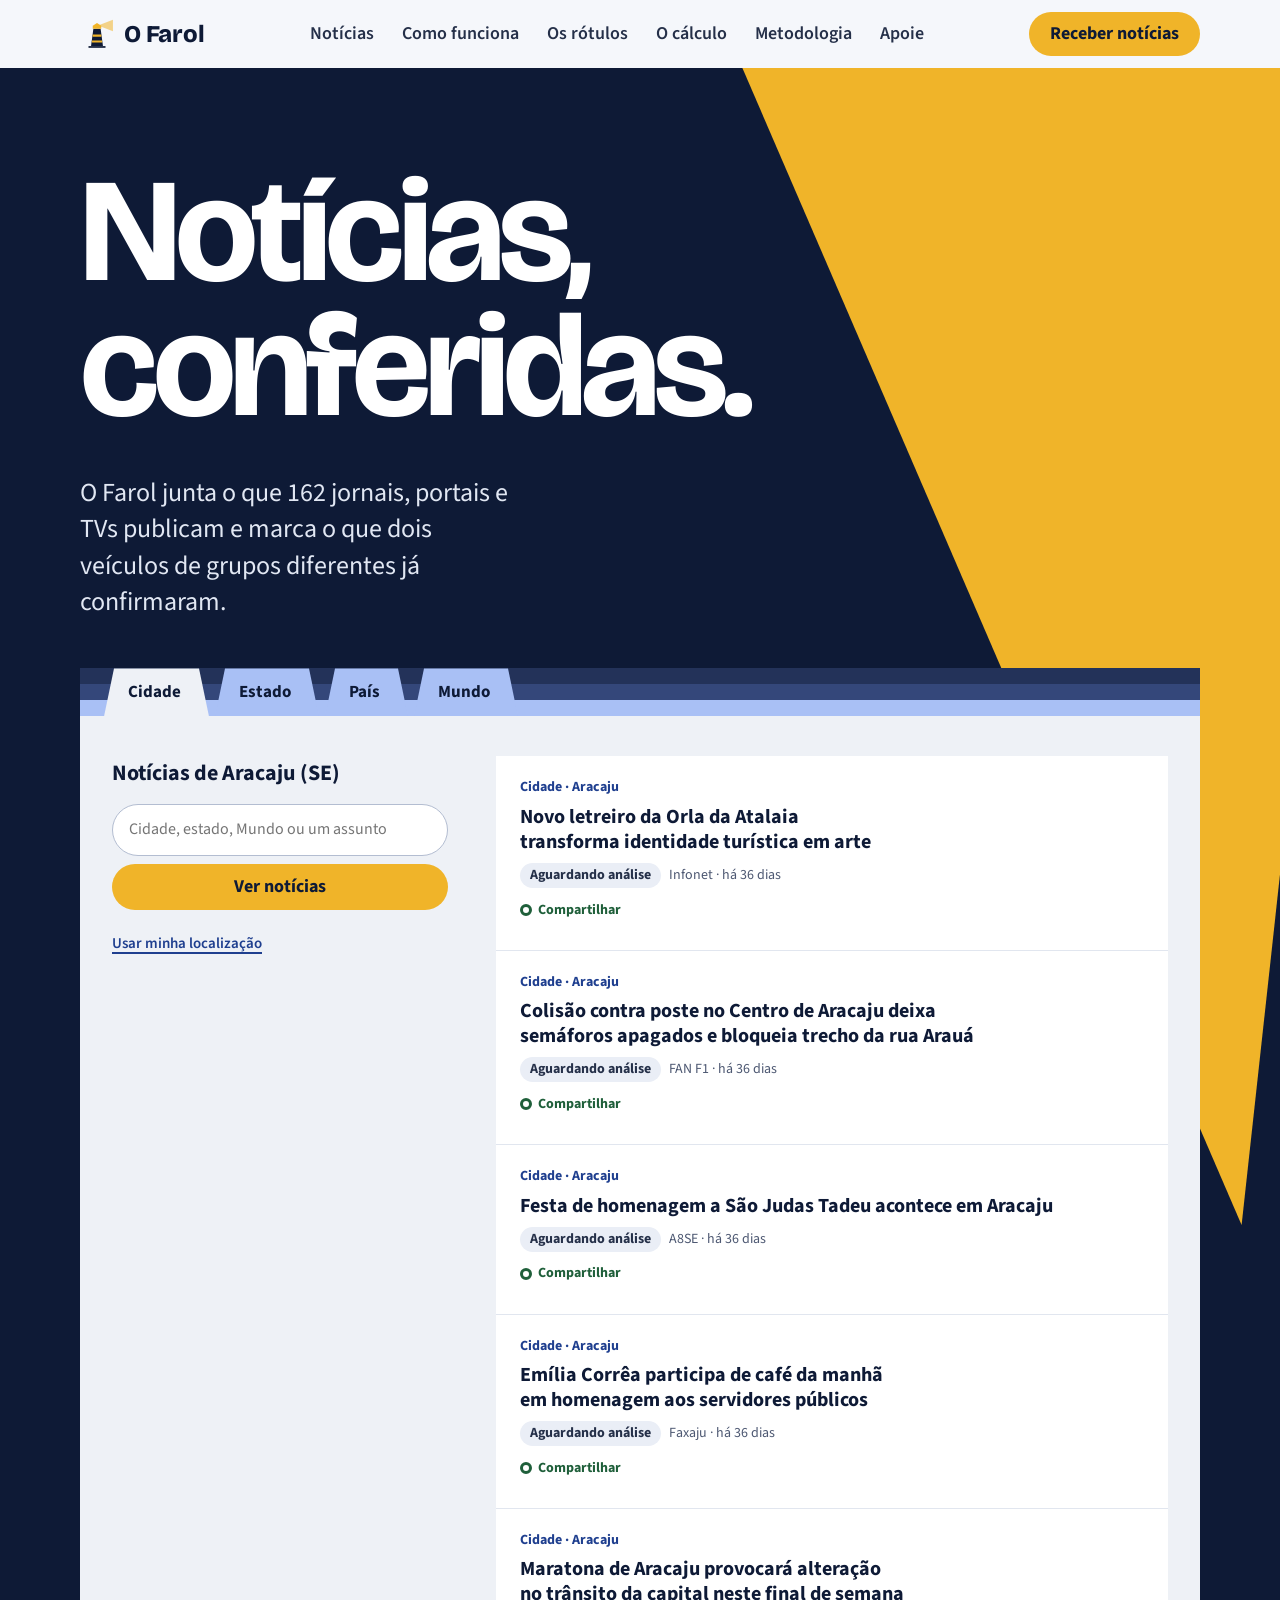
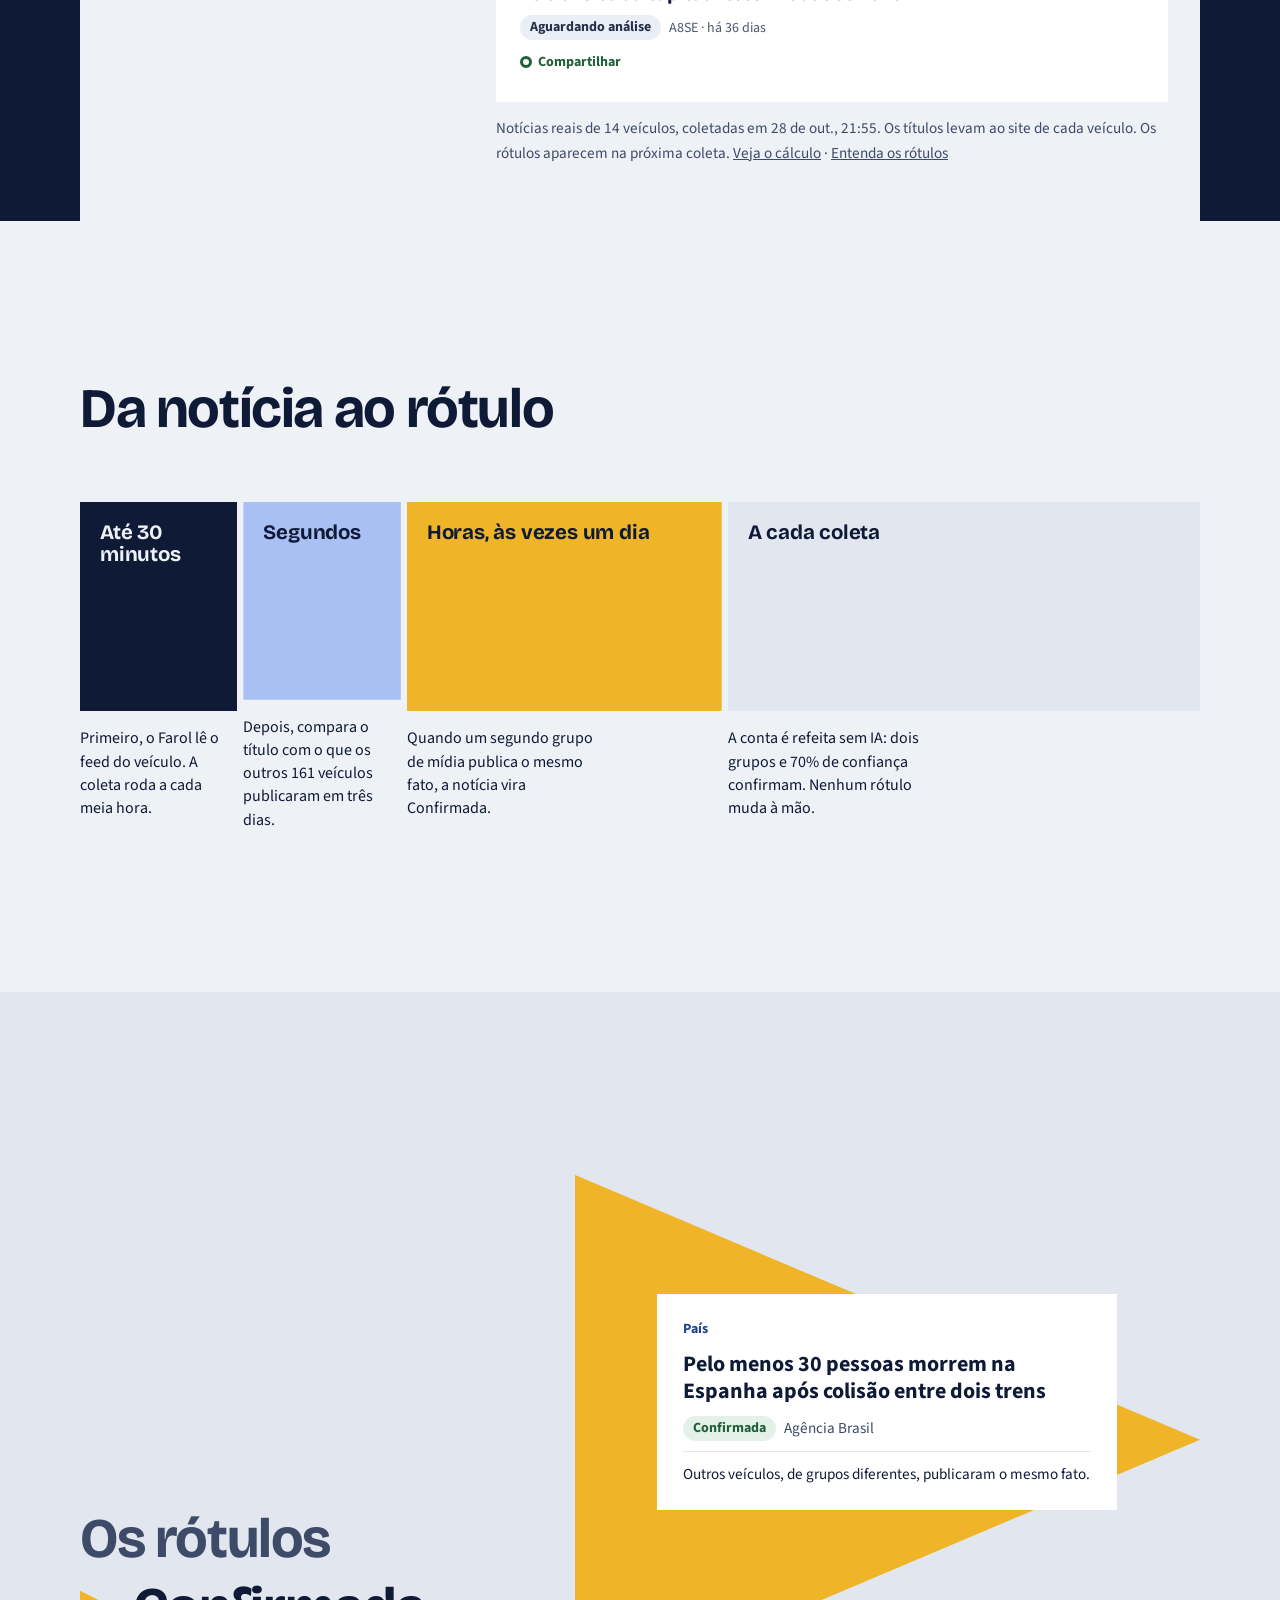
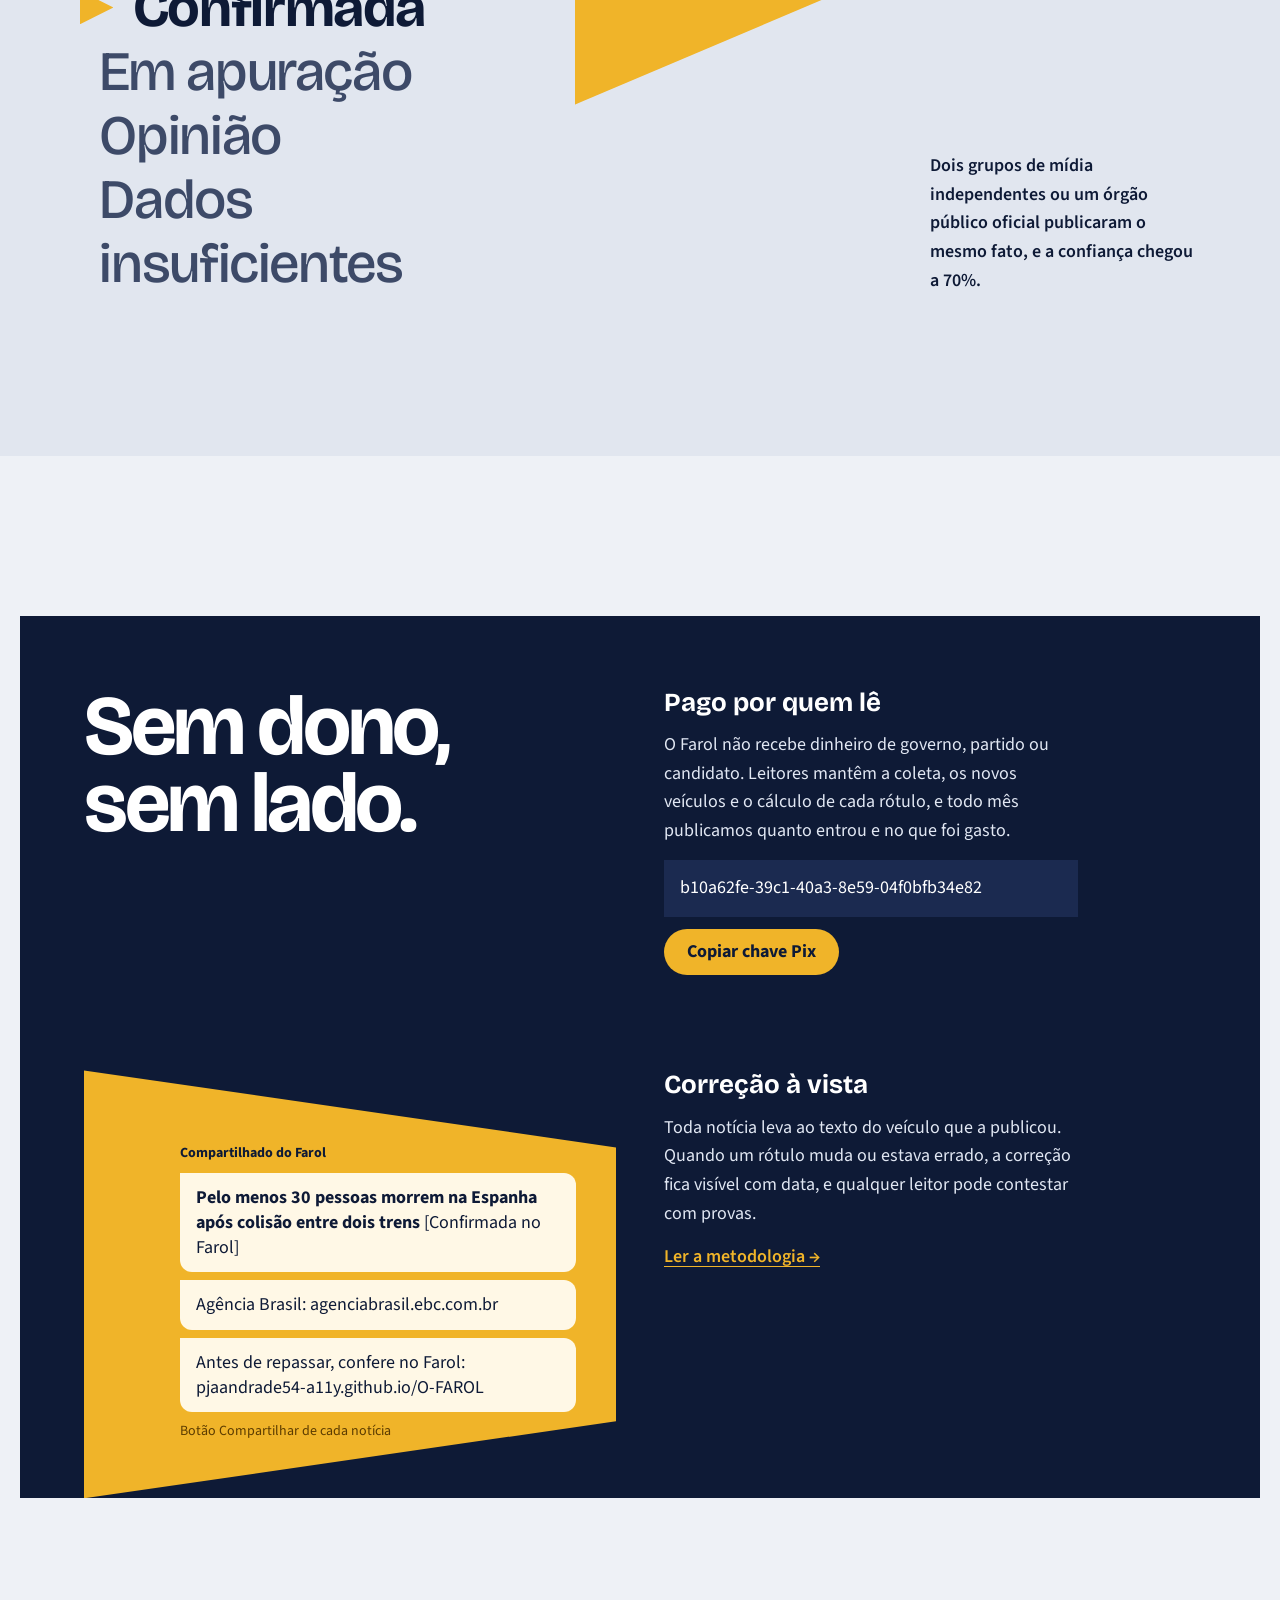
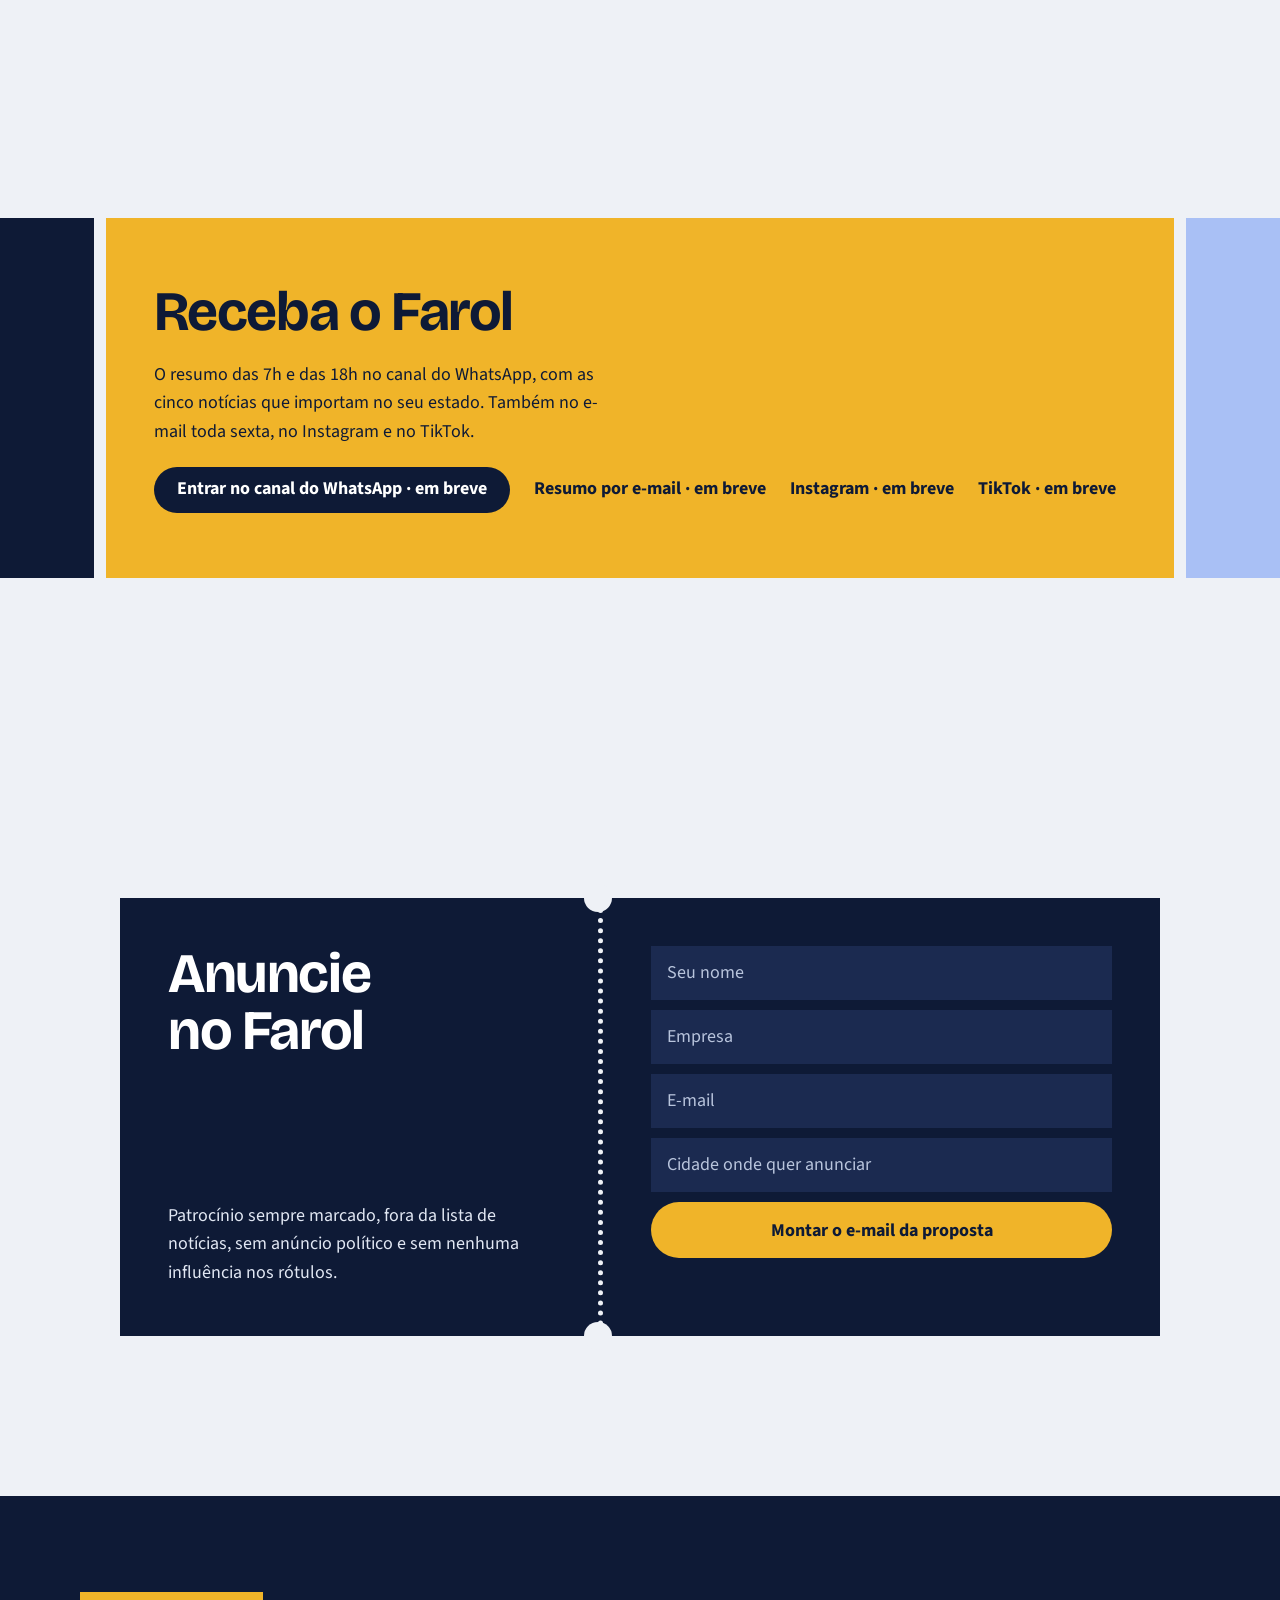
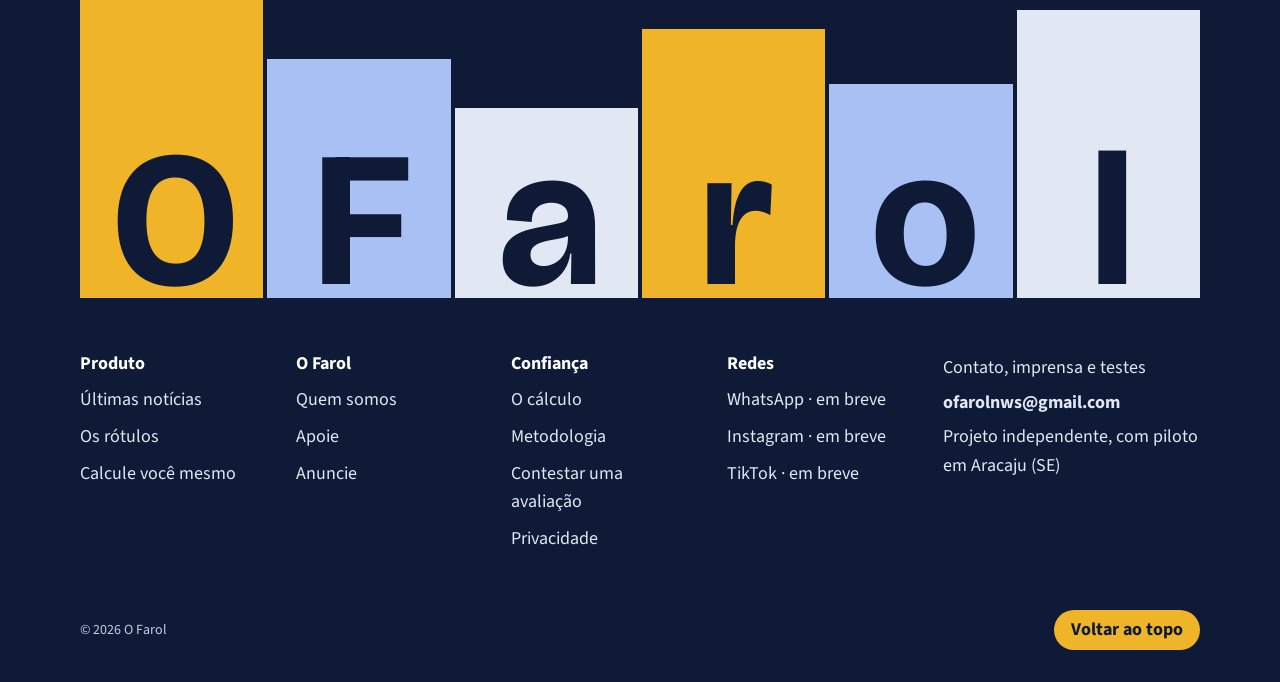
<file: index.html>
<!doctype html>
<html lang="pt-BR">
<head>
  <meta charset="utf-8">
  <meta name="viewport" content="width=device-width, initial-scale=1">
  <title>O Farol: as notícias da sua cidade, com a fonte à vista</title>
  <meta name="description" content="O Farol junta o que 162 jornais, portais e TVs publicam e marca o que dois veículos de grupos diferentes já confirmaram. Notícias da sua cidade, do Brasil e do mundo.">
  <meta property="og:type" content="website">
  <meta property="og:site_name" content="O Farol">
  <meta property="og:locale" content="pt_BR">
  <meta property="og:title" content="O Farol: notícias conferidas">
  <meta property="og:description" content="O Farol junta o que 162 jornais, portais e TVs publicam e marca o que dois veículos de grupos diferentes já confirmaram. Notícias da sua cidade, do Brasil e do mundo.">
  <meta property="og:url" content="https://pjaandrade54-a11y.github.io/O-FAROL/">
  <meta property="og:image" content="https://pjaandrade54-a11y.github.io/O-FAROL/img/compartilhar.png">
  <meta property="og:image:width" content="1200">
  <meta property="og:image:height" content="630">
  <meta property="og:image:alt" content="O Farol: Notícias, conferidas.">
  <meta name="twitter:card" content="summary_large_image">
  <meta name="theme-color" content="#0e1a36">
  <link rel="icon" href="img/favicon.svg" type="image/svg+xml">
  <link rel="preconnect" href="https://fonts.googleapis.com">
  <link rel="preconnect" href="https://fonts.gstatic.com" crossorigin>
  <link href="https://fonts.googleapis.com/css2?family=Bricolage+Grotesque:opsz,wght@12..96,500;12..96,700&family=Source+Sans+3:ital,wght@0,400;0,600;0,700;1,400&display=swap" rel="stylesheet">
  <link rel="stylesheet" href="css/estilos.css">
  <link rel="stylesheet" href="css/inicio.css">
</head>
<body>
  <a class="pular" href="#conteudo">Pular para o conteúdo</a>


  <header class="cabecalho">
    <div class="container cabecalho__linha">
      <a class="marca" href="index.html" aria-label="O Farol, página inicial">
        <svg class="marca__simbolo" viewBox="0 0 32 32" aria-hidden="true"><path class="marca__feixe" d="M17 8 31 2.5v11z"/><path class="marca__torre" d="M12.6 11h6.8l2.2 16.4H10.4z"/><path class="marca__luz" d="M12 11h8V8.3L16 5.6l-4 2.7z"/><path class="marca__listra" d="M11.9 16.4h8.2v2.1h-8.2zM11.2 22h9.6v2.1h-9.6z"/><path class="marca__torre" d="M8 27.4h16V29H8z"/></svg>
        <span class="marca__nome">O Farol</span>
      </a>
      <nav class="nav" aria-label="Principal">
        <button class="nav__alternar" type="button" aria-expanded="false" aria-controls="nav-lista">Menu</button>
        <ul class="nav__lista" id="nav-lista">
          <li><a href="index.html#ultimas">Notícias</a></li>
          <li><a href="index.html#como-funciona">Como funciona</a></li>
          <li><a href="index.html#rotulos">Os rótulos</a></li>
          <li><a href="calculo.html">O cálculo</a></li>
          <li><a href="metodologia.html">Metodologia</a></li>
          <li><a href="index.html#apoie">Apoie</a></li>
        </ul>
      </nav>
      <a class="botao botao--luz cabecalho__acao" href="index.html#receber">Receber notícias</a>
    </div>
  </header>

  <main id="conteudo">
    <!-- Abertura: o feixe do farol e as pastas Cidade / Estado / País / Mundo -->
    <section class="abertura" aria-labelledby="titulo-pagina">
      <div class="abertura__feixe" aria-hidden="true"></div>
      <div class="container abertura__texto">
        <h1 id="titulo-pagina">Notícias, <br>conferidas.</h1>
        <p class="abertura__apoio">O Farol junta o que <span data-contar>162</span> jornais, portais e TVs publicam e marca o que dois veículos de grupos diferentes já confirmaram.</p>
      </div>

      <div class="container pastas">
        <div class="pastas__fundo" aria-hidden="true"><span></span><span></span><span></span></div>
        <div class="pasta" id="ultimas">
          <div class="abas" role="tablist" aria-label="Notícias por lugar">
            <button role="tab" id="aba-cidade" aria-controls="lista-cidade" aria-selected="true">Cidade</button>
            <button role="tab" id="aba-estado" aria-controls="lista-estado" aria-selected="false" tabindex="-1">Estado</button>
            <button role="tab" id="aba-pais" aria-controls="lista-pais" aria-selected="false" tabindex="-1">País</button>
            <button role="tab" id="aba-mundo" aria-controls="lista-mundo" aria-selected="false" tabindex="-1">Mundo</button>
            <button role="tab" id="aba-busca" aria-controls="lista-busca" aria-selected="false" tabindex="-1" hidden>Busca</button>
          </div>
          <div class="pasta__corpo">
            <form class="local" id="form-local" autocomplete="off">
              <label class="local__rotulo" for="campo-local">Notícias de <span data-local>Aracaju (SE)</span></label>
              <div class="local__campo">
                <input id="campo-local" name="local" type="text" list="lista-cidades" placeholder="Cidade, estado, Mundo ou um assunto" autocomplete="off" required>
                <datalist id="lista-cidades"></datalist>
                <button class="botao botao--luz" type="submit">Ver notícias</button>
              </div>
              <button class="link-botao" type="button" id="usar-localizacao">Usar minha localização</button>
              <p class="local__status" id="status-local" role="status" aria-live="polite"></p>
            </form>
            <div class="pasta__listas" data-ui>
              <ul class="painel__lista" role="tabpanel" id="lista-cidade" aria-labelledby="aba-cidade"></ul>
              <ul class="painel__lista" role="tabpanel" id="lista-estado" aria-labelledby="aba-estado" hidden></ul>
              <ul class="painel__lista" role="tabpanel" id="lista-pais" aria-labelledby="aba-pais" hidden></ul>
              <ul class="painel__lista" role="tabpanel" id="lista-mundo" aria-labelledby="aba-mundo" hidden></ul>
              <ul class="painel__lista" role="tabpanel" id="lista-busca" aria-labelledby="aba-busca" hidden></ul>
              <p class="painel__legenda" id="painel-legenda">Carregando notícias… <a href="metodologia.html#rotulos">Entenda os rótulos</a></p>
            </div>
          </div>
        </div>
      </div>
    </section>

    <!-- Da notícia ao rótulo: as etapas como uma barra, cada uma do tamanho do tempo que leva -->
    <section class="secao etapas" id="como-funciona" aria-labelledby="etapas-titulo">
      <div class="container">
        <h2 id="etapas-titulo">Da notícia ao rótulo</h2>
        <ol class="etapas__barra" data-ui>
          <li class="etapa etapa--coleta"><strong>Até 30 minutos</strong><span>Primeiro, o Farol lê o feed do veículo. A coleta roda a cada meia hora.</span></li>
          <li class="etapa etapa--compara"><strong>Segundos</strong><span>Depois, compara o título com o que os outros 161 veículos publicaram em três dias.</span></li>
          <li class="etapa etapa--confirma"><strong>Horas, às vezes um dia</strong><span>Quando um segundo grupo de mídia publica o mesmo fato, a notícia vira Confirmada.</span></li>
          <li class="etapa etapa--conselho"><strong>A cada coleta</strong><span>A conta é refeita sem IA: dois grupos e 70% de confiança confirmam. Nenhum rótulo muda à mão.</span></li>
        </ol>
      </div>
    </section>

    <!-- Os rótulos: cada nome mostra uma notícia real com aquele rótulo, sobre o feixe -->
    <section class="secao rotulos" id="rotulos" aria-labelledby="rotulos-titulo">
      <div class="container rotulos__grade">
        <div class="rotulos__lista">
          <h2 id="rotulos-titulo">Os rótulos</h2>
          <ul role="list">
            <li><button type="button" class="rotulos__nome" data-rotulo="confirmada" aria-pressed="true">Confirmada</button></li>
            <li><button type="button" class="rotulos__nome" data-rotulo="em-apuracao" aria-pressed="false">Em apuração</button></li>
            <li><button type="button" class="rotulos__nome" data-rotulo="opiniao" aria-pressed="false">Opinião</button></li>
            <li><button type="button" class="rotulos__nome" data-rotulo="dados-insuficientes" aria-pressed="false">Dados insuficientes</button></li>
          </ul>
        </div>
        <div class="rotulos__palco" aria-live="polite">
          <div class="rotulos__feixe" aria-hidden="true"></div>
          <article class="exemplo" data-ui>
            <img class="exemplo__foto" id="exemplo-foto" alt="" referrerpolicy="no-referrer" hidden>
            <p class="exemplo__escala" id="exemplo-escala">País</p>
            <p class="exemplo__titulo" id="exemplo-titulo">Pelo menos 30 pessoas morrem na Espanha após colisão entre dois trens</p>
            <p class="exemplo__meta"><span class="rotulo rotulo--confirmada" id="exemplo-rotulo">Confirmada</span> <span id="exemplo-veiculo">Agência Brasil</span></p>
            <p class="exemplo__porque" id="exemplo-porque">Outros veículos, de grupos diferentes, publicaram o mesmo fato.</p>
          </article>
        </div>
        <p class="rotulos__regra" id="rotulos-regra">Dois veículos de grupos diferentes do original publicaram o mesmo fato.</p>
      </div>
    </section>

    <!-- Sem dono e sem lado: quem paga e como se corrige -->
    <section class="secao independencia" id="apoie" aria-labelledby="independencia-titulo">
      <div class="independencia__painel">
        <h2 id="independencia-titulo">Sem dono, <br>sem lado.</h2>
          <div class="bloco bloco--pago">
            <h3>Pago por quem lê</h3>
            <p>O Farol não recebe dinheiro de governo, partido ou candidato. Leitores mantêm a coleta, os novos veículos e o cálculo de cada rótulo, e todo mês publicamos quanto entrou e no que foi gasto.</p>
            <div class="pix" data-pix>
              <p class="pix__chave" id="pix-chave">A chave Pix do projeto será publicada aqui em breve.</p>
              <button class="botao botao--luz" type="button" id="copiar-pix" hidden>Copiar chave Pix</button>
              <p class="pix__status" id="pix-status" role="status" aria-live="polite"></p>
            </div>
          </div>
        <figure class="mensagem" data-ui>
            <p class="mensagem__app">Compartilhado do Farol</p>
            <p class="mensagem__texto"><strong>Pelo menos 30 pessoas morrem na Espanha após colisão entre dois trens</strong> [Confirmada no Farol]</p>
            <p class="mensagem__texto">Agência Brasil: agenciabrasil.ebc.com.br</p>
            <p class="mensagem__texto">Antes de repassar, confere no Farol: pjaandrade54-a11y.github.io/O-FAROL</p>
            <figcaption class="mensagem__hora">Botão Compartilhar de cada notícia</figcaption>
          </figure>
          <div class="bloco bloco--correcao">
            <h3>Correção à vista</h3>
            <p>Toda notícia leva ao texto do veículo que a publicou. Quando um rótulo muda ou estava errado, a correção fica visível com data, e qualquer leitor pode contestar com provas.</p>
            <p><a class="link-seta" href="metodologia.html">Ler a metodologia</a></p>
          </div>
      </div>
    </section>

    <!-- Receba o Farol: a ação, como uma linha de blocos -->
    <section class="secao receber" id="receber" aria-labelledby="receber-titulo">
      <div class="receber__linha">
        <div class="receber__lado" aria-hidden="true"></div>
        <div class="receber__centro">
          <h2 id="receber-titulo">Receba o Farol</h2>
          <p>O resumo das 7h e das 18h no canal do WhatsApp, com as cinco notícias que importam no seu estado. Também no e-mail toda sexta, no Instagram e no TikTok.</p>
          <div class="receber__acoes">
            <a class="botao botao--noite" data-canal="whatsappCanal" href="#receber">Entrar no canal do WhatsApp</a>
            <a class="receber__link" data-canal="resumoEmail" href="#receber">Resumo por e-mail</a>
            <a class="receber__link" data-canal="instagram" href="#receber">Instagram</a>
            <a class="receber__link" data-canal="tiktok" href="#receber">TikTok</a>
          </div>
        </div>
        <div class="receber__lado receber__lado--claro" aria-hidden="true"></div>
      </div>
    </section>

    <!-- Anuncie: cupom de recortar -->
    <section class="secao anuncie" id="anuncie" aria-labelledby="anuncie-titulo">
      <div class="container">
        <form class="cupom" id="form-anuncie">
          <div class="cupom__texto">
            <h2 id="anuncie-titulo">Anuncie <br>no Farol</h2>
            <p>Patrocínio sempre marcado, fora da lista de notícias, sem anúncio político e sem nenhuma influência nos rótulos.</p>
          </div>
          <div class="cupom__campos">
            <label class="oculto" for="anuncio-nome">Seu nome</label>
            <input id="anuncio-nome" name="nome" type="text" placeholder="Seu nome" autocomplete="name" required>
            <label class="oculto" for="anuncio-empresa">Empresa</label>
            <input id="anuncio-empresa" name="empresa" type="text" placeholder="Empresa" autocomplete="organization" required>
            <label class="oculto" for="anuncio-email">E-mail</label>
            <input id="anuncio-email" name="email" type="email" placeholder="E-mail" autocomplete="email" required>
            <label class="oculto" for="anuncio-cidade">Cidade onde quer anunciar</label>
            <input id="anuncio-cidade" name="cidade" type="text" placeholder="Cidade onde quer anunciar" required>
            <button class="cupom__enviar" type="submit">Montar o e-mail da proposta</button>
            <p class="cupom__status" id="anuncio-status" role="status" aria-live="polite"></p>
          </div>
        </form>
      </div>
    </section>
  </main>

  <footer class="rodape">
    <div class="container">
      <p class="rodape__marca" aria-label="O Farol"><span class="bloco-letra bloco-letra--0">O</span><span class="bloco-letra bloco-letra--1">F</span><span class="bloco-letra bloco-letra--2">a</span><span class="bloco-letra bloco-letra--3">r</span><span class="bloco-letra bloco-letra--4">o</span><span class="bloco-letra bloco-letra--5">l</span></p>
      <div class="rodape__grade">
        <nav aria-label="Produto">
          <h2>Produto</h2>
          <ul><li><a href="index.html#ultimas">Últimas notícias</a></li><li><a href="index.html#rotulos">Os rótulos</a></li><li><a href="calculo.html#calcule">Calcule você mesmo</a></li></ul>
        </nav>
        <nav aria-label="O Farol">
          <h2>O Farol</h2>
          <ul><li><a href="quem-somos.html">Quem somos</a></li><li><a href="index.html#apoie">Apoie</a></li><li><a href="index.html#anuncie">Anuncie</a></li></ul>
        </nav>
        <nav aria-label="Confiança">
          <h2>Confiança</h2>
          <ul><li><a href="calculo.html">O cálculo</a></li><li><a href="metodologia.html">Metodologia</a></li><li><a href="contestar.html">Contestar uma avaliação</a></li><li><a href="privacidade.html">Privacidade</a></li></ul>
        </nav>
        <nav aria-label="Redes">
          <h2>Redes</h2>
          <ul><li><a data-canal="whatsappCanal" href="index.html#receber">WhatsApp</a></li><li><a data-canal="instagram" href="index.html#receber">Instagram</a></li><li><a data-canal="tiktok" href="index.html#receber">TikTok</a></li></ul>
        </nav>
        <div class="rodape__contato">
          <p>Contato, imprensa e testes</p>
          <p><strong>ofarolnws@gmail.com</strong></p>
          <p>Projeto independente, com piloto em Aracaju (SE)</p>
        </div>
      </div>
      <div class="rodape__base">
        <span>© <span id="ano"></span> O Farol</span>
        <a class="botao botao--pequeno" href="#conteudo">Voltar ao topo</a>
      </div>
    </div>
  </footer>

  <script src="js/site.js"></script>
  <script src="js/main.js"></script>
  <script src="js/painel/config.js"></script>
  <script src="js/painel/metodologia.js"></script>
  <script src="js/painel/agentes.js"></script>
  <script src="js/painel/casos.js"></script>
  <script src="js/noticias.js"></script>
  <script src="js/inicio.js"></script>
</body>
</html>
</file>
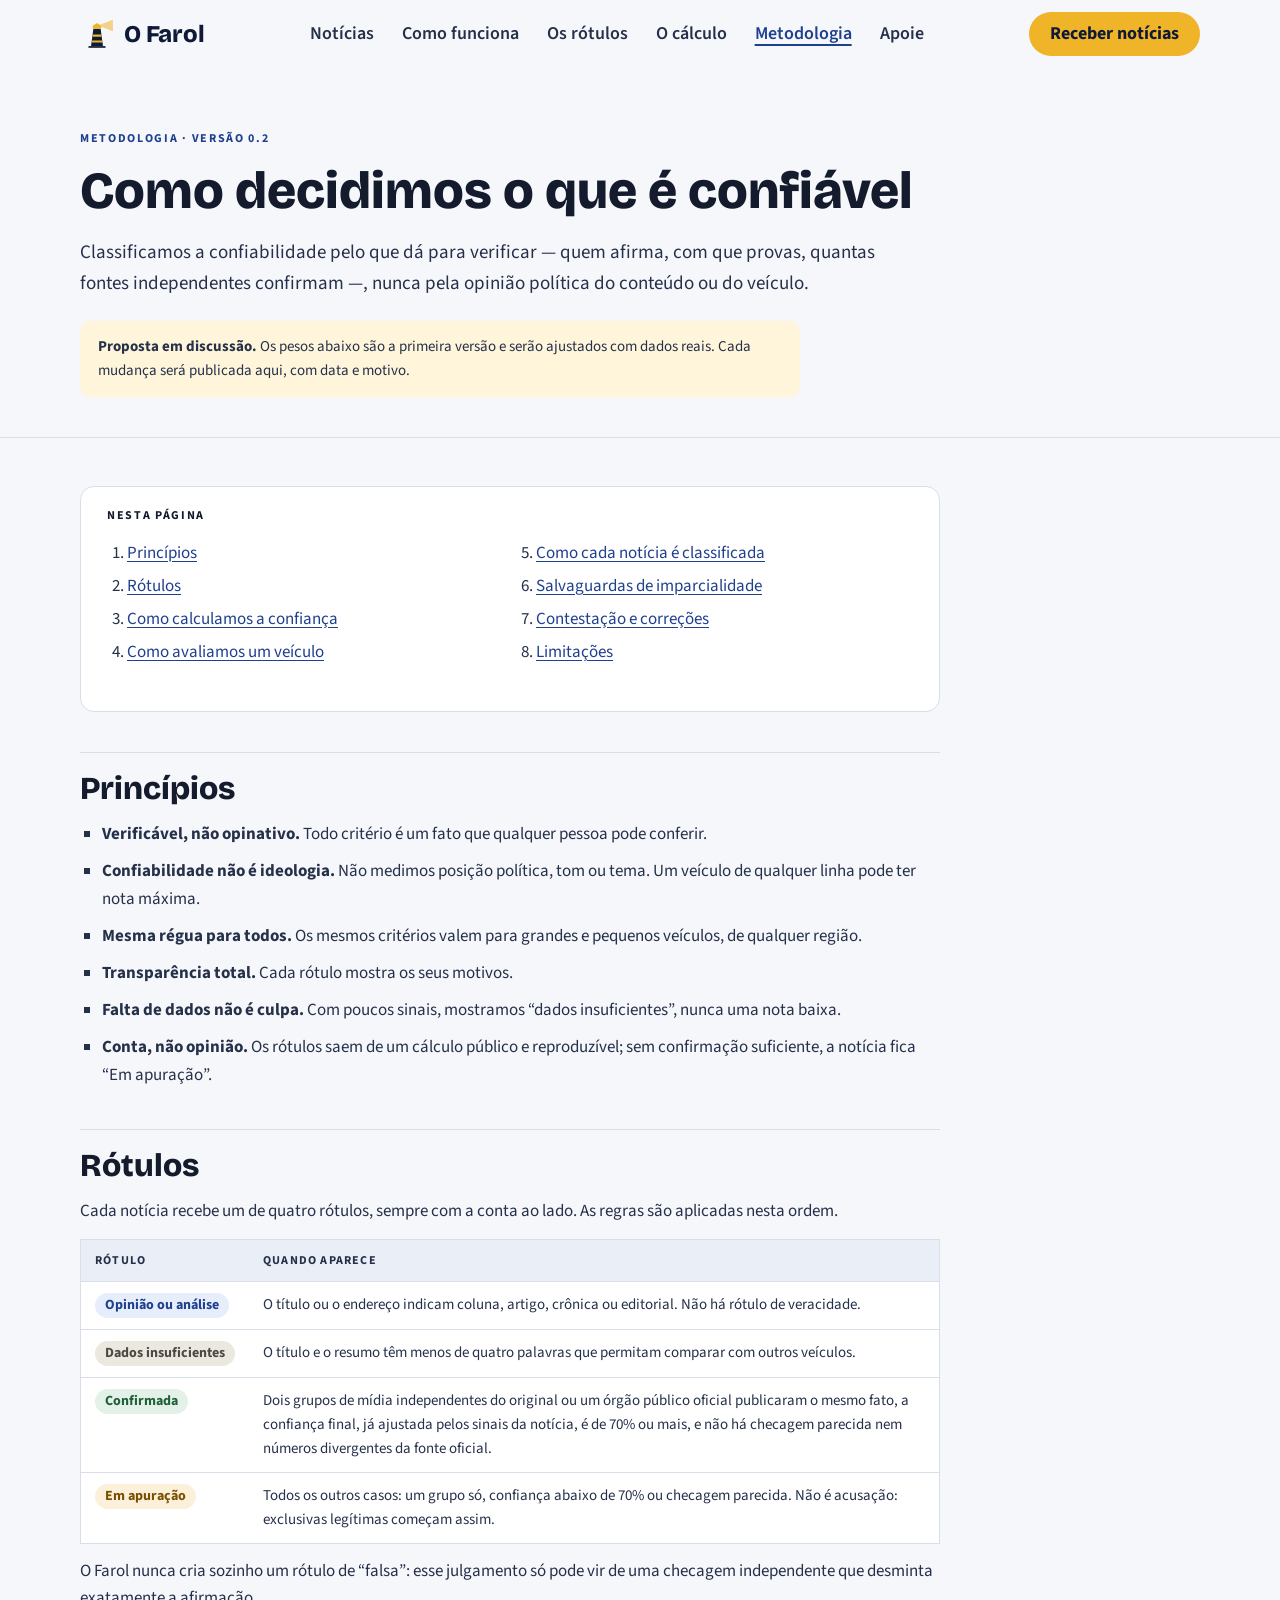
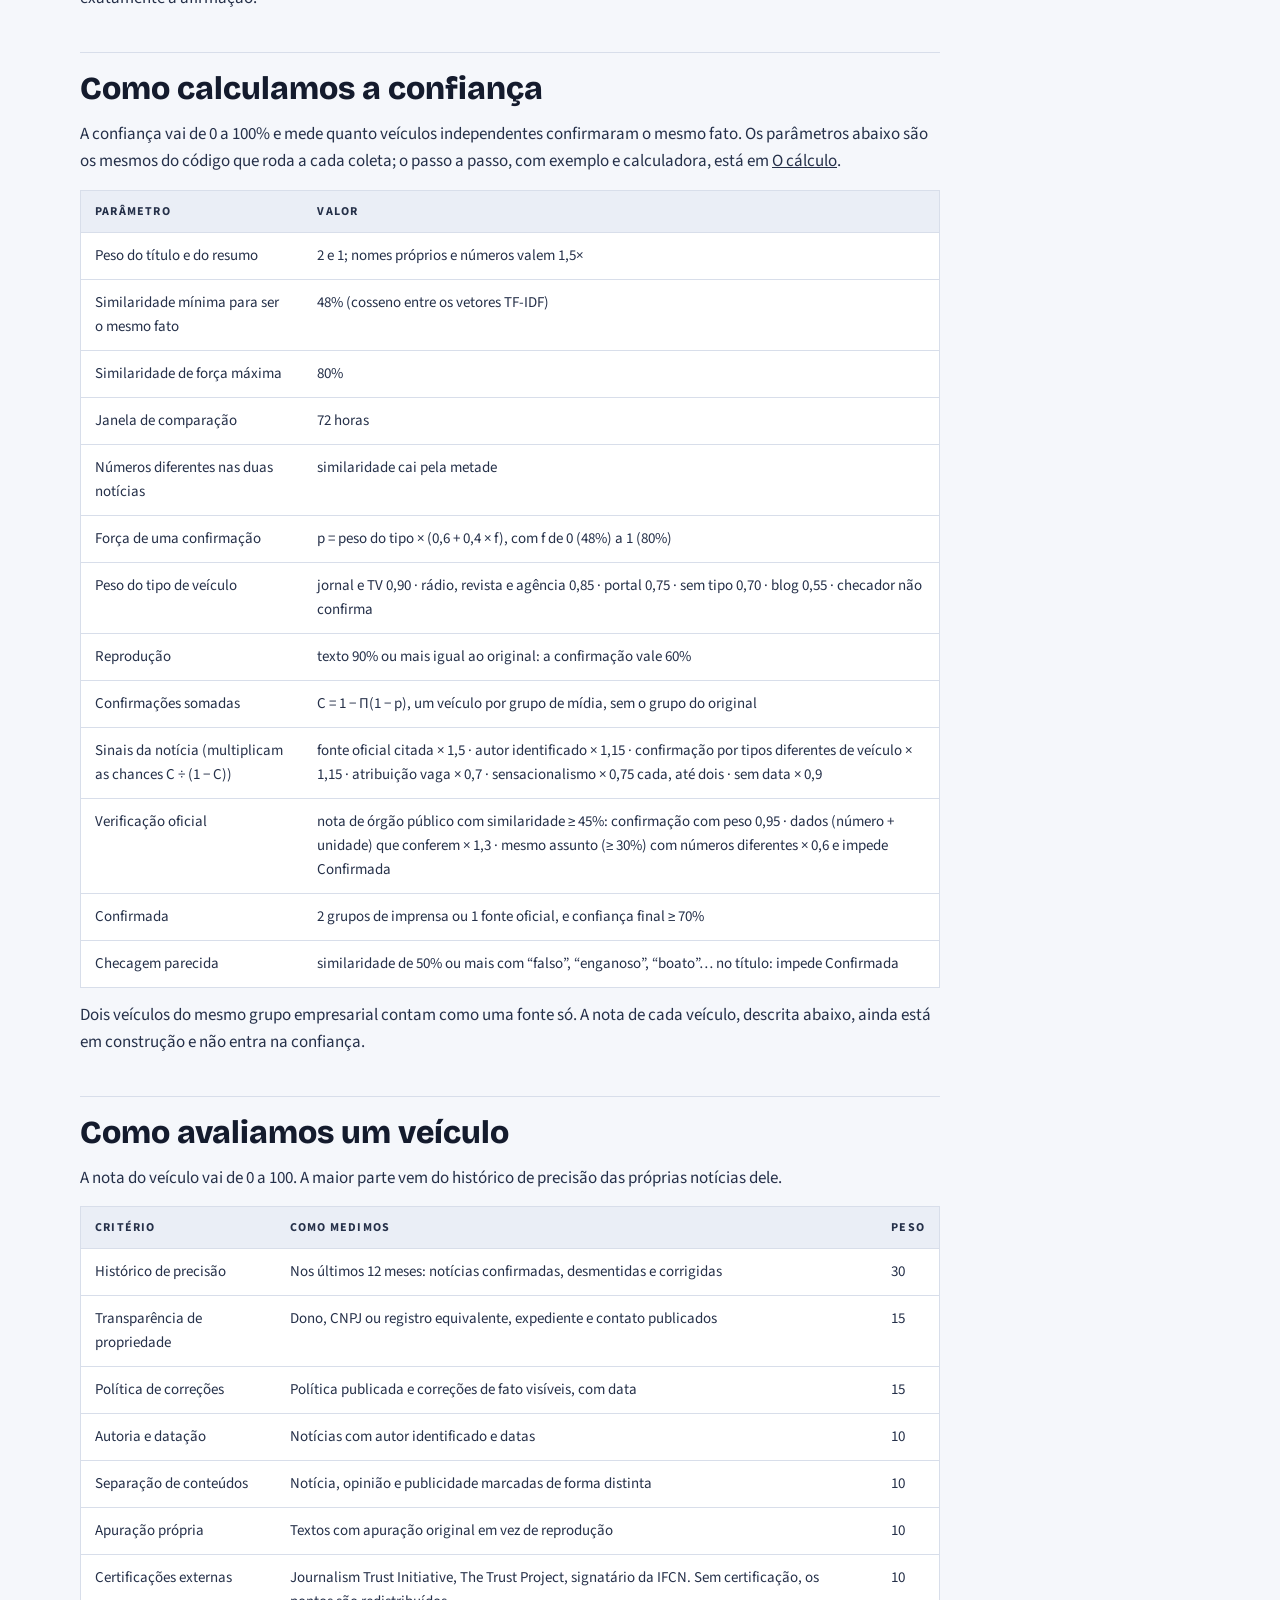
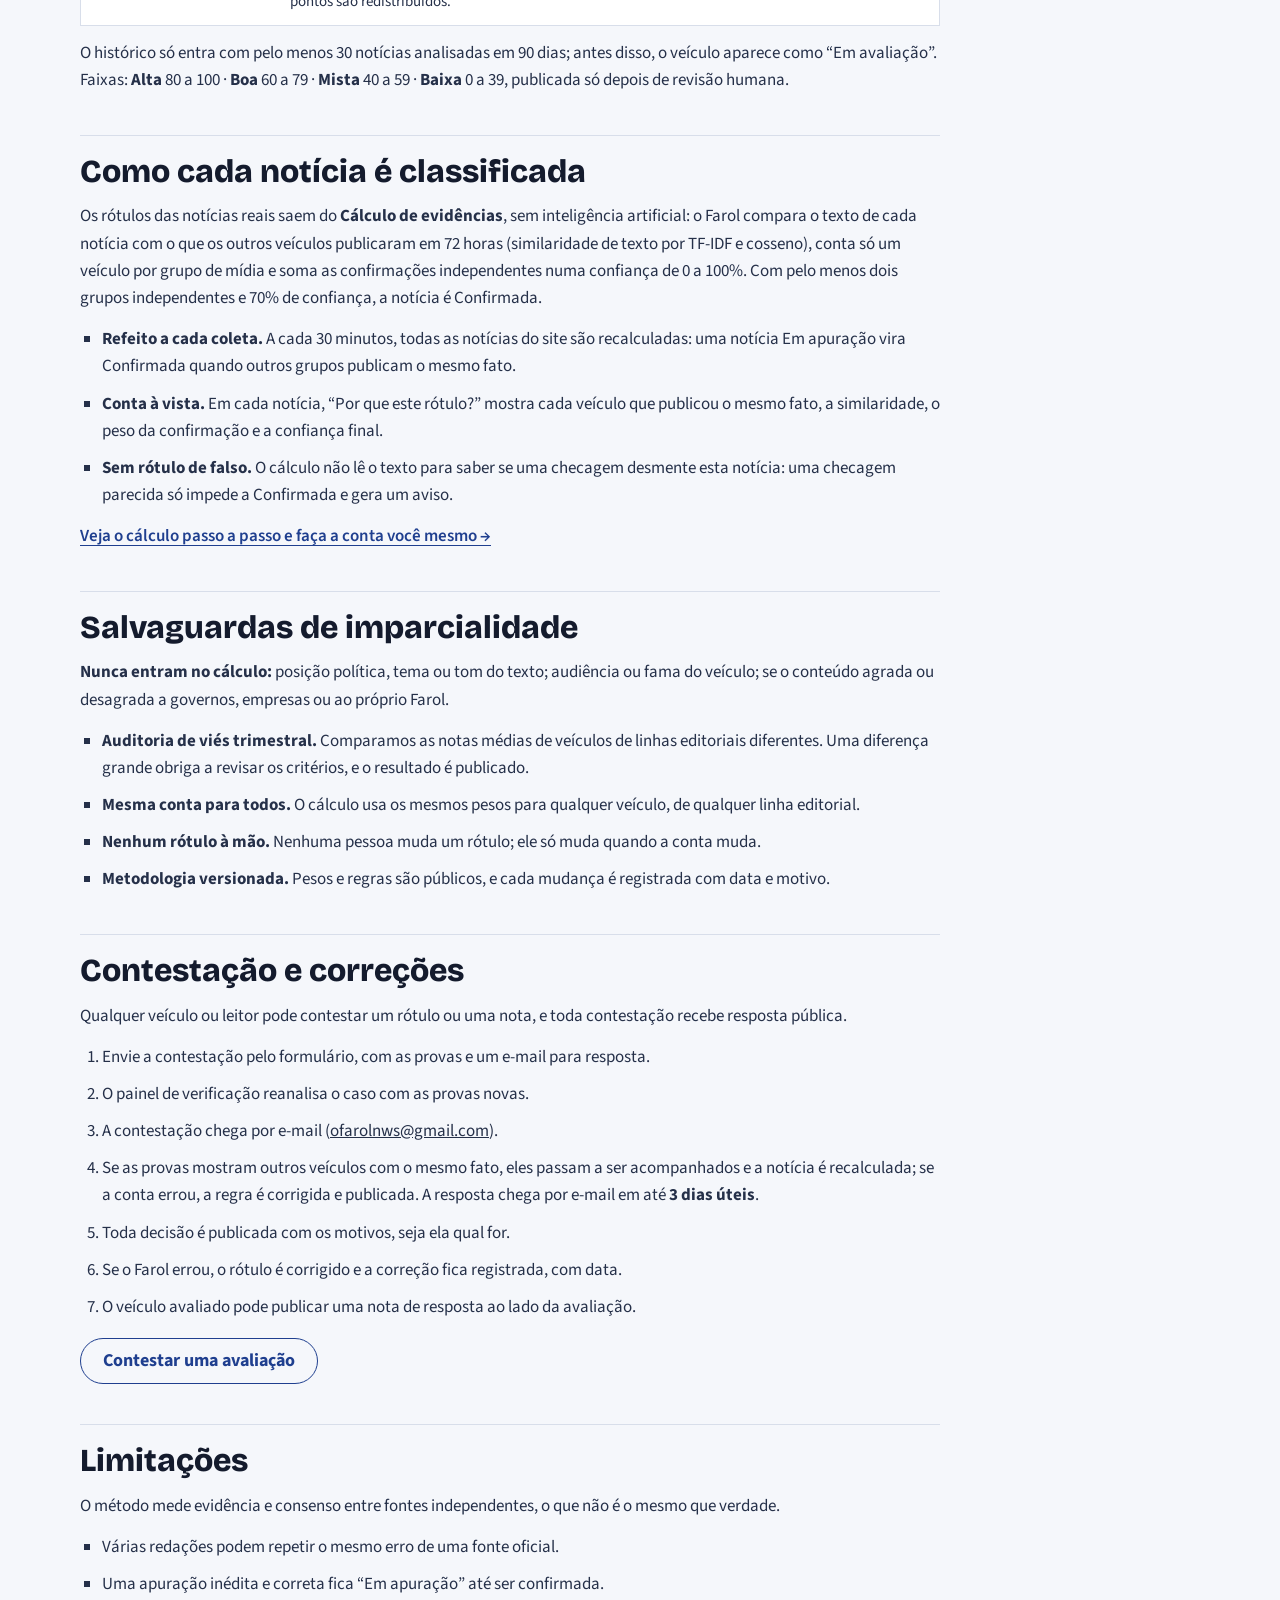
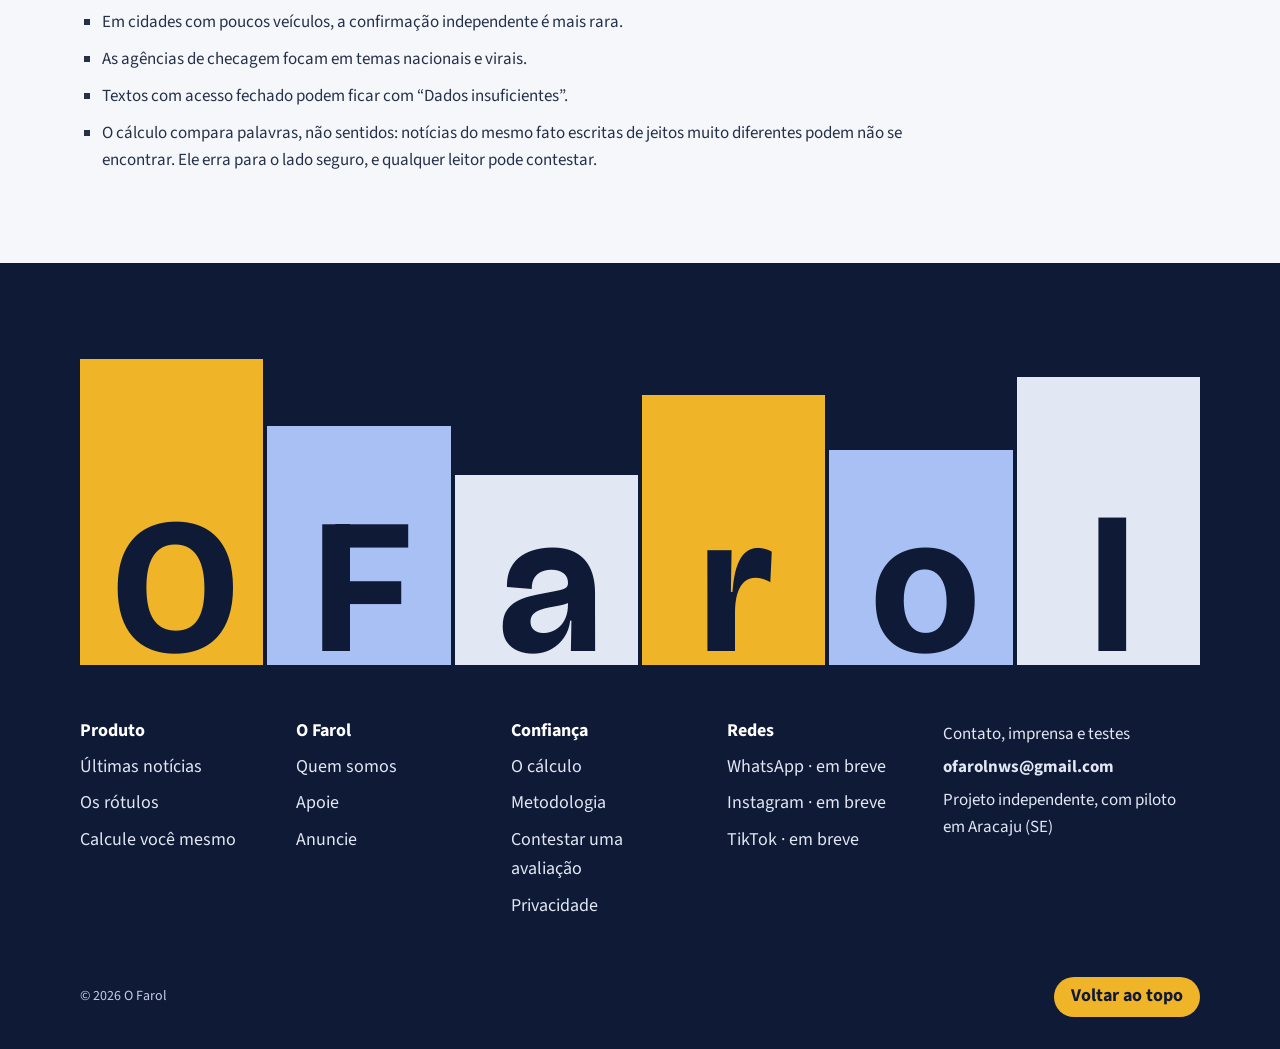
<file: metodologia.html>
<!doctype html>
<html lang="pt-BR">
<head>
  <meta charset="utf-8">
  <meta name="viewport" content="width=device-width, initial-scale=1">
  <title>Metodologia — O Farol</title>
  <meta name="description" content="Como o Farol classifica a confiabilidade de notícias e veículos: critérios, pesos, rótulos e o Cálculo de evidências que decide cada rótulo, sem IA.">
  <meta property="og:type" content="website">
  <meta property="og:site_name" content="O Farol">
  <meta property="og:locale" content="pt_BR">
  <meta property="og:title" content="Metodologia — O Farol">
  <meta property="og:description" content="Como o Farol classifica a confiabilidade de notícias e veículos: critérios, pesos, rótulos e o Cálculo de evidências que decide cada rótulo, sem IA.">
  <meta property="og:url" content="https://pjaandrade54-a11y.github.io/O-FAROL/metodologia.html">
  <meta property="og:image" content="https://pjaandrade54-a11y.github.io/O-FAROL/img/compartilhar.png">
  <meta property="og:image:width" content="1200">
  <meta property="og:image:height" content="630">
  <meta property="og:image:alt" content="O Farol: Notícias, conferidas.">
  <meta name="twitter:card" content="summary_large_image">
  <meta name="theme-color" content="#0e1a36">
  <link rel="icon" href="img/favicon.svg" type="image/svg+xml">
  <link rel="preconnect" href="https://fonts.googleapis.com">
  <link rel="preconnect" href="https://fonts.gstatic.com" crossorigin>
  <link href="https://fonts.googleapis.com/css2?family=Bricolage+Grotesque:opsz,wght@12..96,500;12..96,700&family=Source+Sans+3:ital,wght@0,400;0,600;0,700;1,400&display=swap" rel="stylesheet">
  <link rel="stylesheet" href="css/estilos.css">
</head>
<body>
  <a class="pular" href="#conteudo">Pular para o conteúdo</a>


  <header class="cabecalho">
    <div class="container cabecalho__linha">
      <a class="marca" href="index.html" aria-label="O Farol, página inicial">
        <svg class="marca__simbolo" viewBox="0 0 32 32" aria-hidden="true"><path class="marca__feixe" d="M17 8 31 2.5v11z"/><path class="marca__torre" d="M12.6 11h6.8l2.2 16.4H10.4z"/><path class="marca__luz" d="M12 11h8V8.3L16 5.6l-4 2.7z"/><path class="marca__listra" d="M11.9 16.4h8.2v2.1h-8.2zM11.2 22h9.6v2.1h-9.6z"/><path class="marca__torre" d="M8 27.4h16V29H8z"/></svg>
        <span class="marca__nome">O Farol</span>
      </a>
      <nav class="nav" aria-label="Principal">
        <button class="nav__alternar" type="button" aria-expanded="false" aria-controls="nav-lista">Menu</button>
        <ul class="nav__lista" id="nav-lista">
          <li><a href="index.html#ultimas">Notícias</a></li>
          <li><a href="index.html#como-funciona">Como funciona</a></li>
          <li><a href="index.html#rotulos">Os rótulos</a></li>
          <li><a href="calculo.html">O cálculo</a></li>
          <li><a href="metodologia.html" aria-current="page">Metodologia</a></li>
          <li><a href="index.html#apoie">Apoie</a></li>
        </ul>
      </nav>
      <a class="botao botao--luz cabecalho__acao" href="index.html#receber">Receber notícias</a>
    </div>
  </header>

  <main id="conteudo">
    <section class="pagina-topo">
      <div class="container">
        <p class="sobretitulo">Metodologia · versão 0.2</p>
        <h1>Como decidimos o que é confiável</h1>
        <p class="pagina-topo__intro">Classificamos a confiabilidade pelo que dá para verificar — quem afirma, com que provas, quantas fontes independentes confirmam —, nunca pela opinião política do conteúdo ou do veículo.</p>
        <p class="aviso"><strong>Proposta em discussão.</strong> Os pesos abaixo são a primeira versão e serão ajustados com dados reais. Cada mudança será publicada aqui, com data e motivo.</p>
      </div>
    </section>

    <div class="container texto-longo">
      <nav class="sumario" aria-label="Nesta página">
        <h2>Nesta página</h2>
        <ol>
          <li><a href="#principios">Princípios</a></li>
          <li><a href="#rotulos">Rótulos</a></li>
          <li><a href="#sinais">Como calculamos a confiança</a></li>
          <li><a href="#veiculos">Como avaliamos um veículo</a></li>
          <li><a href="#painel">Como cada notícia é classificada</a></li>
          <li><a href="#imparcialidade">Salvaguardas de imparcialidade</a></li>
          <li><a href="#contestacao">Contestação e correções</a></li>
          <li><a href="#limitacoes">Limitações</a></li>
        </ol>
      </nav>

      <section id="principios">
        <h2>Princípios</h2>
        <ul class="lista-marcada">
          <li><strong>Verificável, não opinativo.</strong> Todo critério é um fato que qualquer pessoa pode conferir.</li>
          <li><strong>Confiabilidade não é ideologia.</strong> Não medimos posição política, tom ou tema. Um veículo de qualquer linha pode ter nota máxima.</li>
          <li><strong>Mesma régua para todos.</strong> Os mesmos critérios valem para grandes e pequenos veículos, de qualquer região.</li>
          <li><strong>Transparência total.</strong> Cada rótulo mostra os seus motivos.</li>
          <li><strong>Falta de dados não é culpa.</strong> Com poucos sinais, mostramos “dados insuficientes”, nunca uma nota baixa.</li>
          <li><strong>Conta, não opinião.</strong> Os rótulos saem de um cálculo público e reproduzível; sem confirmação suficiente, a notícia fica “Em apuração”.</li>
        </ul>
      </section>

      <section id="rotulos">
        <h2>Rótulos</h2>
        <p>Cada notícia recebe um de quatro rótulos, sempre com a conta ao lado. As regras são aplicadas nesta ordem.</p>
        <div class="tabela-rolagem">
          <table class="tabela">
            <thead><tr><th scope="col">Rótulo</th><th scope="col">Quando aparece</th></tr></thead>
            <tbody>
              <tr><td><span class="rotulo rotulo--opiniao">Opinião ou análise</span></td><td>O título ou o endereço indicam coluna, artigo, crônica ou editorial. Não há rótulo de veracidade.</td></tr>
              <tr><td><span class="rotulo rotulo--dados-insuficientes">Dados insuficientes</span></td><td>O título e o resumo têm menos de quatro palavras que permitam comparar com outros veículos.</td></tr>
              <tr><td><span class="rotulo rotulo--confirmada">Confirmada</span></td><td>Dois grupos de mídia independentes do original ou um órgão público oficial publicaram o mesmo fato, a confiança final, já ajustada pelos sinais da notícia, é de 70% ou mais, e não há checagem parecida nem números divergentes da fonte oficial.</td></tr>
              <tr><td><span class="rotulo rotulo--em-apuracao">Em apuração</span></td><td>Todos os outros casos: um grupo só, confiança abaixo de 70% ou checagem parecida. Não é acusação: exclusivas legítimas começam assim.</td></tr>
            </tbody>
          </table>
        </div>
        <p>O Farol nunca cria sozinho um rótulo de “falsa”: esse julgamento só pode vir de uma checagem independente que desminta exatamente a afirmação.</p>
      </section>

      <section id="sinais">
        <h2>Como calculamos a confiança</h2>
        <p>A confiança vai de 0 a 100% e mede quanto veículos independentes confirmaram o mesmo fato. Os parâmetros abaixo são os mesmos do código que roda a cada coleta; o passo a passo, com exemplo e calculadora, está em <a href="calculo.html">O cálculo</a>.</p>
        <div class="tabela-rolagem">
          <table class="tabela">
            <thead><tr><th scope="col">Parâmetro</th><th scope="col">Valor</th></tr></thead>
            <tbody>
              <tr><td>Peso do título e do resumo</td><td>2 e 1; nomes próprios e números valem 1,5×</td></tr>
              <tr><td>Similaridade mínima para ser o mesmo fato</td><td>48% (cosseno entre os vetores TF-IDF)</td></tr>
              <tr><td>Similaridade de força máxima</td><td>80%</td></tr>
              <tr><td>Janela de comparação</td><td>72 horas</td></tr>
              <tr><td>Números diferentes nas duas notícias</td><td>similaridade cai pela metade</td></tr>
              <tr><td>Força de uma confirmação</td><td>p = peso do tipo × (0,6 + 0,4 × f), com f de 0 (48%) a 1 (80%)</td></tr>
              <tr><td>Peso do tipo de veículo</td><td>jornal e TV 0,90 · rádio, revista e agência 0,85 · portal 0,75 · sem tipo 0,70 · blog 0,55 · checador não confirma</td></tr>
              <tr><td>Reprodução</td><td>texto 90% ou mais igual ao original: a confirmação vale 60%</td></tr>
              <tr><td>Confirmações somadas</td><td>C = 1 − Π(1 − p), um veículo por grupo de mídia, sem o grupo do original</td></tr>
              <tr><td>Sinais da notícia (multiplicam as chances C ÷ (1 − C))</td><td>fonte oficial citada × 1,5 · autor identificado × 1,15 · confirmação por tipos diferentes de veículo × 1,15 · atribuição vaga × 0,7 · sensacionalismo × 0,75 cada, até dois · sem data × 0,9</td></tr>
              <tr><td>Verificação oficial</td><td>nota de órgão público com similaridade ≥ 45%: confirmação com peso 0,95 · dados (número + unidade) que conferem × 1,3 · mesmo assunto (≥ 30%) com números diferentes × 0,6 e impede Confirmada</td></tr>
              <tr><td>Confirmada</td><td>2 grupos de imprensa ou 1 fonte oficial, e confiança final ≥ 70%</td></tr>
              <tr><td>Checagem parecida</td><td>similaridade de 50% ou mais com “falso”, “enganoso”, “boato”… no título: impede Confirmada</td></tr>
            </tbody>
          </table>
        </div>
        <p>Dois veículos do mesmo grupo empresarial contam como uma fonte só. A nota de cada veículo, descrita abaixo, ainda está em construção e não entra na confiança.</p>
      </section>

      <section id="veiculos">
        <h2>Como avaliamos um veículo</h2>
        <p>A nota do veículo vai de 0 a 100. A maior parte vem do histórico de precisão das próprias notícias dele.</p>
        <div class="tabela-rolagem">
          <table class="tabela">
            <thead><tr><th scope="col">Critério</th><th scope="col">Como medimos</th><th scope="col">Peso</th></tr></thead>
            <tbody>
              <tr><td>Histórico de precisão</td><td>Nos últimos 12 meses: notícias confirmadas, desmentidas e corrigidas</td><td>30</td></tr>
              <tr><td>Transparência de propriedade</td><td>Dono, CNPJ ou registro equivalente, expediente e contato publicados</td><td>15</td></tr>
              <tr><td>Política de correções</td><td>Política publicada e correções de fato visíveis, com data</td><td>15</td></tr>
              <tr><td>Autoria e datação</td><td>Notícias com autor identificado e datas</td><td>10</td></tr>
              <tr><td>Separação de conteúdos</td><td>Notícia, opinião e publicidade marcadas de forma distinta</td><td>10</td></tr>
              <tr><td>Apuração própria</td><td>Textos com apuração original em vez de reprodução</td><td>10</td></tr>
              <tr><td>Certificações externas</td><td>Journalism Trust Initiative, The Trust Project, signatário da IFCN. Sem certificação, os pontos são redistribuídos.</td><td>10</td></tr>
            </tbody>
          </table>
        </div>
        <p>O histórico só entra com pelo menos 30 notícias analisadas em 90 dias; antes disso, o veículo aparece como “Em avaliação”. Faixas: <strong>Alta</strong> 80 a 100 · <strong>Boa</strong> 60 a 79 · <strong>Mista</strong> 40 a 59 · <strong>Baixa</strong> 0 a 39, publicada só depois de revisão humana.</p>
      </section>

      <section id="painel">
        <h2>Como cada notícia é classificada</h2>
        <p>Os rótulos das notícias reais saem do <strong>Cálculo de evidências</strong>, sem inteligência artificial: o Farol compara o texto de cada notícia com o que os outros veículos publicaram em 72 horas (similaridade de texto por TF-IDF e cosseno), conta só um veículo por grupo de mídia e soma as confirmações independentes numa confiança de 0 a 100%. Com pelo menos dois grupos independentes e 70% de confiança, a notícia é Confirmada.</p>
        <ul class="lista-marcada">
          <li><strong>Refeito a cada coleta.</strong> A cada 30 minutos, todas as notícias do site são recalculadas: uma notícia Em apuração vira Confirmada quando outros grupos publicam o mesmo fato.</li>
          <li><strong>Conta à vista.</strong> Em cada notícia, “Por que este rótulo?” mostra cada veículo que publicou o mesmo fato, a similaridade, o peso da confirmação e a confiança final.</li>
          <li><strong>Sem rótulo de falso.</strong> O cálculo não lê o texto para saber se uma checagem desmente esta notícia: uma checagem parecida só impede a Confirmada e gera um aviso.</li>
        </ul>
        <p><a class="link-seta" href="calculo.html">Veja o cálculo passo a passo e faça a conta você mesmo</a></p>
      </section>

      <section id="imparcialidade">
        <h2>Salvaguardas de imparcialidade</h2>
        <p><strong>Nunca entram no cálculo:</strong> posição política, tema ou tom do texto; audiência ou fama do veículo; se o conteúdo agrada ou desagrada a governos, empresas ou ao próprio Farol.</p>
        <ul class="lista-marcada">
          <li><strong>Auditoria de viés trimestral.</strong> Comparamos as notas médias de veículos de linhas editoriais diferentes. Uma diferença grande obriga a revisar os critérios, e o resultado é publicado.</li>
          <li><strong>Mesma conta para todos.</strong> O cálculo usa os mesmos pesos para qualquer veículo, de qualquer linha editorial.</li>
          <li><strong>Nenhum rótulo à mão.</strong> Nenhuma pessoa muda um rótulo; ele só muda quando a conta muda.</li>
          <li><strong>Metodologia versionada.</strong> Pesos e regras são públicos, e cada mudança é registrada com data e motivo.</li>
        </ul>
      </section>

      <section id="contestacao">
        <h2>Contestação e correções</h2>
        <p>Qualquer veículo ou leitor pode contestar um rótulo ou uma nota, e toda contestação recebe resposta pública.</p>
        <ol class="lista-numerada">
          <li>Envie a contestação pelo formulário, com as provas e um e-mail para resposta.</li>
          <li>O painel de verificação reanalisa o caso com as provas novas.</li>
          <li>A contestação chega por e-mail (<a href="mailto:ofarolnws@gmail.com">ofarolnws@gmail.com</a>).</li>
          <li>Se as provas mostram outros veículos com o mesmo fato, eles passam a ser acompanhados e a notícia é recalculada; se a conta errou, a regra é corrigida e publicada. A resposta chega por e-mail em até <strong>3 dias úteis</strong>.</li>
          <li>Toda decisão é publicada com os motivos, seja ela qual for.</li>
          <li>Se o Farol errou, o rótulo é corrigido e a correção fica registrada, com data.</li>
          <li>O veículo avaliado pode publicar uma nota de resposta ao lado da avaliação.</li>
        </ol>
        <p><a class="botao botao--contorno" href="contestar.html">Contestar uma avaliação</a></p>
      </section>

      <section id="limitacoes">
        <h2>Limitações</h2>
        <p>O método mede evidência e consenso entre fontes independentes, o que não é o mesmo que verdade.</p>
        <ul class="lista-marcada">
          <li>Várias redações podem repetir o mesmo erro de uma fonte oficial.</li>
          <li>Uma apuração inédita e correta fica “Em apuração” até ser confirmada.</li>
          <li>Em cidades com poucos veículos, a confirmação independente é mais rara.</li>
          <li>As agências de checagem focam em temas nacionais e virais.</li>
          <li>Textos com acesso fechado podem ficar com “Dados insuficientes”.</li>
          <li>O cálculo compara palavras, não sentidos: notícias do mesmo fato escritas de jeitos muito diferentes podem não se encontrar. Ele erra para o lado seguro, e qualquer leitor pode contestar.</li>
        </ul>
      </section>
    </div>
  </main>

  <footer class="rodape">
    <div class="container">
      <p class="rodape__marca" aria-label="O Farol"><span class="bloco-letra bloco-letra--0">O</span><span class="bloco-letra bloco-letra--1">F</span><span class="bloco-letra bloco-letra--2">a</span><span class="bloco-letra bloco-letra--3">r</span><span class="bloco-letra bloco-letra--4">o</span><span class="bloco-letra bloco-letra--5">l</span></p>
      <div class="rodape__grade">
        <nav aria-label="Produto">
          <h2>Produto</h2>
          <ul><li><a href="index.html#ultimas">Últimas notícias</a></li><li><a href="index.html#rotulos">Os rótulos</a></li><li><a href="calculo.html#calcule">Calcule você mesmo</a></li></ul>
        </nav>
        <nav aria-label="O Farol">
          <h2>O Farol</h2>
          <ul><li><a href="quem-somos.html">Quem somos</a></li><li><a href="index.html#apoie">Apoie</a></li><li><a href="index.html#anuncie">Anuncie</a></li></ul>
        </nav>
        <nav aria-label="Confiança">
          <h2>Confiança</h2>
          <ul><li><a href="calculo.html">O cálculo</a></li><li><a href="metodologia.html">Metodologia</a></li><li><a href="contestar.html">Contestar uma avaliação</a></li><li><a href="privacidade.html">Privacidade</a></li></ul>
        </nav>
        <nav aria-label="Redes">
          <h2>Redes</h2>
          <ul><li><a data-canal="whatsappCanal" href="index.html#receber">WhatsApp</a></li><li><a data-canal="instagram" href="index.html#receber">Instagram</a></li><li><a data-canal="tiktok" href="index.html#receber">TikTok</a></li></ul>
        </nav>
        <div class="rodape__contato">
          <p>Contato, imprensa e testes</p>
          <p><strong>ofarolnws@gmail.com</strong></p>
          <p>Projeto independente, com piloto em Aracaju (SE)</p>
        </div>
      </div>
      <div class="rodape__base">
        <span>© <span id="ano"></span> O Farol</span>
        <a class="botao botao--pequeno" href="#conteudo">Voltar ao topo</a>
      </div>
    </div>
  </footer>

  <script src="js/site.js"></script>
  <script src="js/main.js"></script>
</body>
</html>
</file>
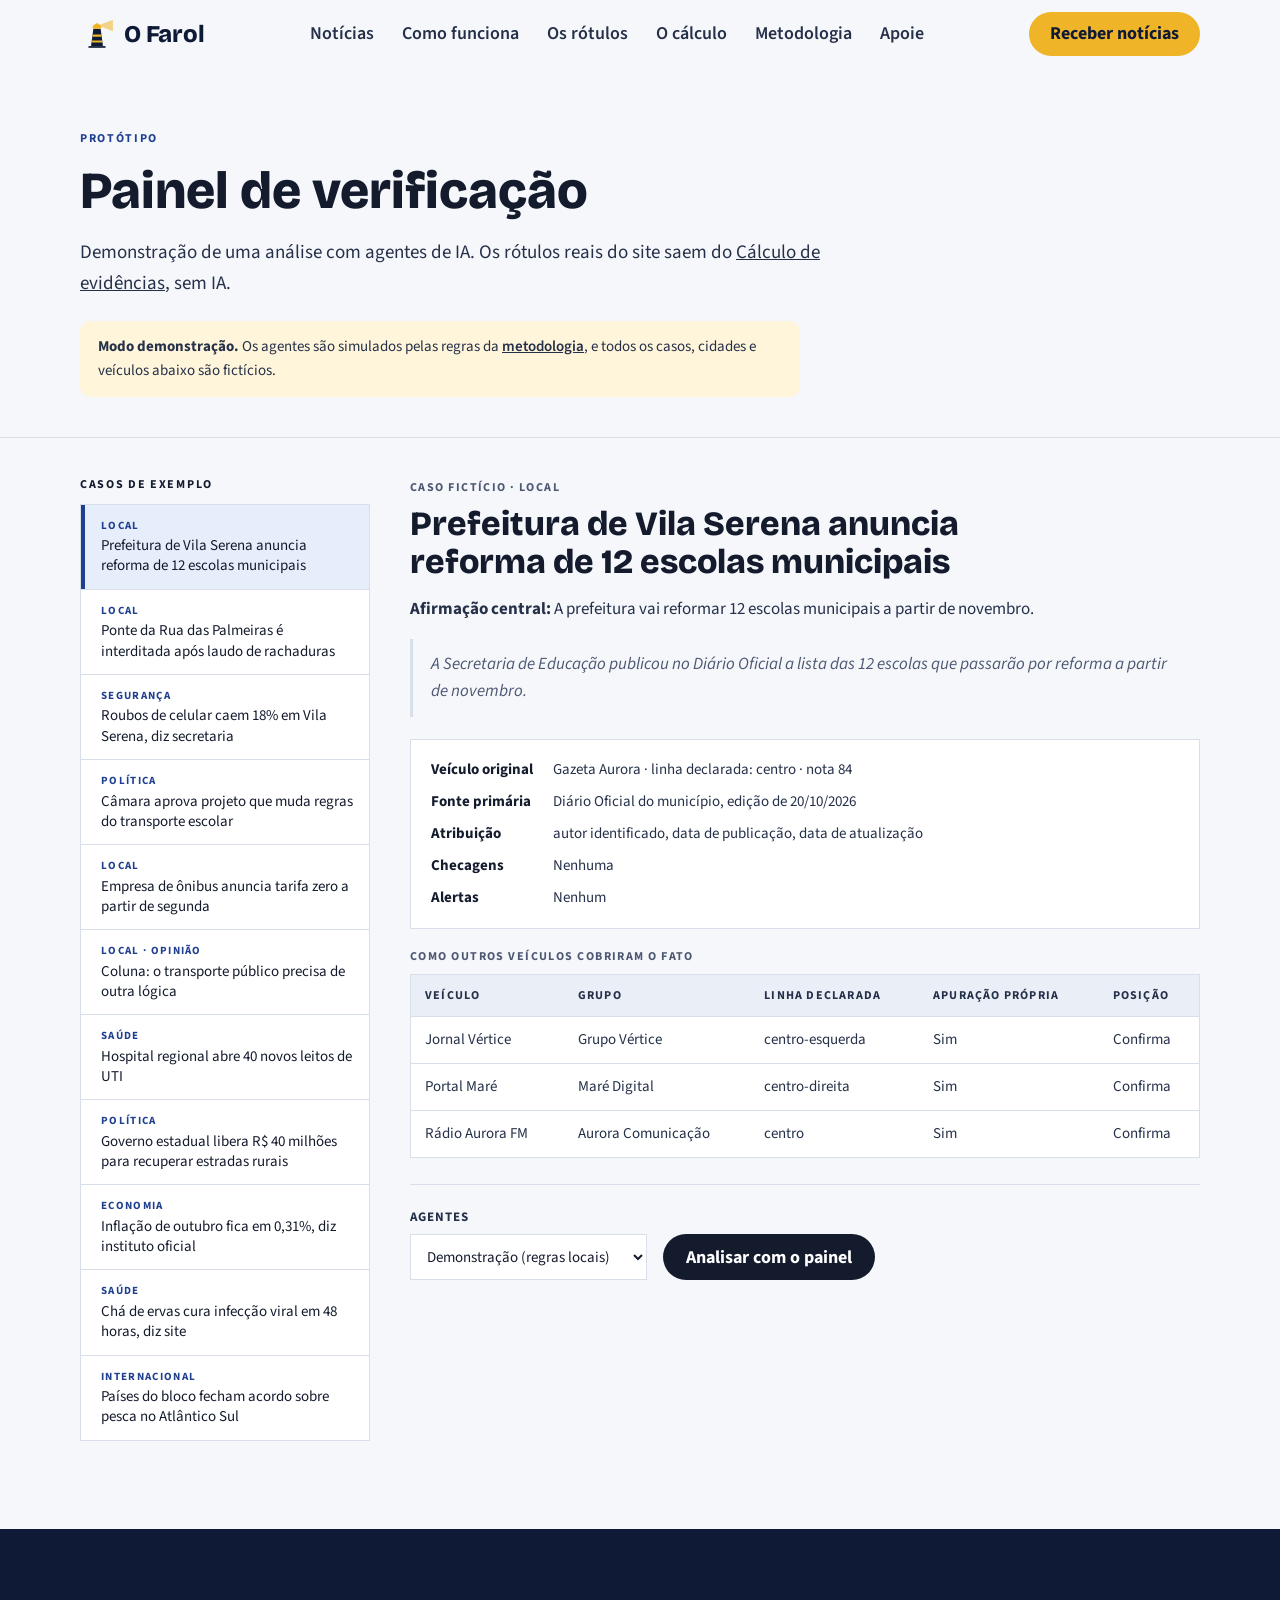
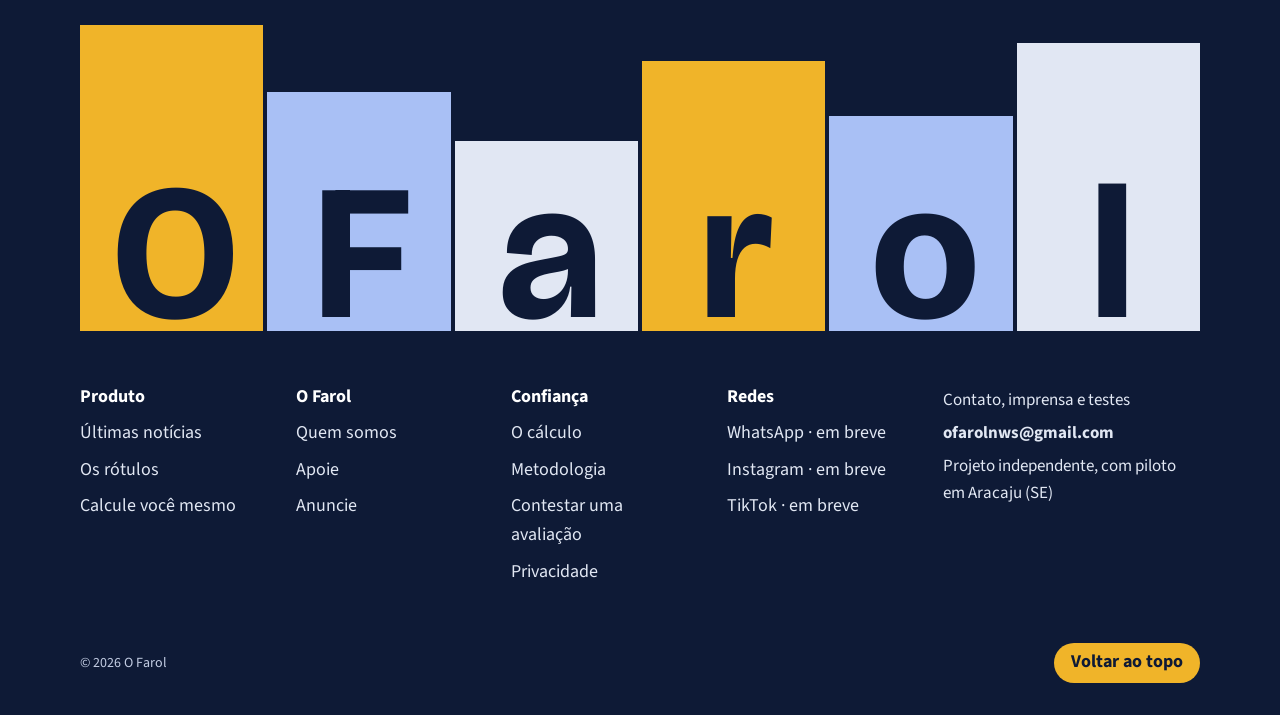
<file: painel.html>
<!doctype html>
<html lang="pt-BR">
<head>
  <meta charset="utf-8">
  <meta name="viewport" content="width=device-width, initial-scale=1">
  <title>Painel de verificação — O Farol</title>
  <meta name="description" content="Protótipo do painel de verificação do Farol: agentes de IA analisam cada notícia e o Relator de IA decide quando eles divergem.">
  <meta property="og:type" content="website">
  <meta property="og:site_name" content="O Farol">
  <meta property="og:locale" content="pt_BR">
  <meta property="og:title" content="Painel de verificação — O Farol">
  <meta property="og:description" content="Protótipo do painel de verificação do Farol: agentes de IA analisam cada notícia e o Relator de IA decide quando eles divergem.">
  <meta property="og:url" content="https://pjaandrade54-a11y.github.io/O-FAROL/painel.html">
  <meta property="og:image" content="https://pjaandrade54-a11y.github.io/O-FAROL/img/compartilhar.png">
  <meta property="og:image:width" content="1200">
  <meta property="og:image:height" content="630">
  <meta property="og:image:alt" content="O Farol: Notícias, conferidas.">
  <meta name="twitter:card" content="summary_large_image">
  <meta name="theme-color" content="#0e1a36">
  <link rel="icon" href="img/favicon.svg" type="image/svg+xml">
  <link rel="preconnect" href="https://fonts.googleapis.com">
  <link rel="preconnect" href="https://fonts.gstatic.com" crossorigin>
  <link href="https://fonts.googleapis.com/css2?family=Bricolage+Grotesque:opsz,wght@12..96,500;12..96,700&family=Source+Sans+3:ital,wght@0,400;0,600;0,700;1,400&display=swap" rel="stylesheet">
  <link rel="stylesheet" href="css/estilos.css">
</head>
<body>
  <a class="pular" href="#conteudo">Pular para o conteúdo</a>


  <header class="cabecalho">
    <div class="container cabecalho__linha">
      <a class="marca" href="index.html" aria-label="O Farol, página inicial">
        <svg class="marca__simbolo" viewBox="0 0 32 32" aria-hidden="true"><path class="marca__feixe" d="M17 8 31 2.5v11z"/><path class="marca__torre" d="M12.6 11h6.8l2.2 16.4H10.4z"/><path class="marca__luz" d="M12 11h8V8.3L16 5.6l-4 2.7z"/><path class="marca__listra" d="M11.9 16.4h8.2v2.1h-8.2zM11.2 22h9.6v2.1h-9.6z"/><path class="marca__torre" d="M8 27.4h16V29H8z"/></svg>
        <span class="marca__nome">O Farol</span>
      </a>
      <nav class="nav" aria-label="Principal">
        <button class="nav__alternar" type="button" aria-expanded="false" aria-controls="nav-lista">Menu</button>
        <ul class="nav__lista" id="nav-lista">
          <li><a href="index.html#ultimas">Notícias</a></li>
          <li><a href="index.html#como-funciona">Como funciona</a></li>
          <li><a href="index.html#rotulos">Os rótulos</a></li>
          <li><a href="calculo.html">O cálculo</a></li>
          <li><a href="metodologia.html">Metodologia</a></li>
          <li><a href="index.html#apoie">Apoie</a></li>
        </ul>
      </nav>
      <a class="botao botao--luz cabecalho__acao" href="index.html#receber">Receber notícias</a>
    </div>
  </header>

  <main id="conteudo">
    <section class="pagina-topo">
      <div class="container">
        <p class="sobretitulo">Protótipo</p>
        <h1>Painel de verificação</h1>
        <p class="pagina-topo__intro">Demonstração de uma análise com agentes de IA. Os rótulos reais do site saem do <a href="calculo.html">Cálculo de evidências</a>, sem IA.</p>
        <p class="aviso"><strong>Modo demonstração.</strong> Os agentes são simulados pelas regras da <a href="metodologia.html">metodologia</a>, e todos os casos, cidades e veículos abaixo são fictícios.</p>
      </div>
    </section>

    <section class="container painel-app" aria-label="Painel de verificação">
      <nav class="casos" aria-labelledby="casos-titulo">
        <h2 id="casos-titulo">Casos de exemplo</h2>
        <ul class="casos__lista" id="lista-casos"></ul>
      </nav>
      <div class="caso" id="caso" aria-live="polite"></div>
    </section>
  </main>

  <footer class="rodape">
    <div class="container">
      <p class="rodape__marca" aria-label="O Farol"><span class="bloco-letra bloco-letra--0">O</span><span class="bloco-letra bloco-letra--1">F</span><span class="bloco-letra bloco-letra--2">a</span><span class="bloco-letra bloco-letra--3">r</span><span class="bloco-letra bloco-letra--4">o</span><span class="bloco-letra bloco-letra--5">l</span></p>
      <div class="rodape__grade">
        <nav aria-label="Produto">
          <h2>Produto</h2>
          <ul><li><a href="index.html#ultimas">Últimas notícias</a></li><li><a href="index.html#rotulos">Os rótulos</a></li><li><a href="calculo.html#calcule">Calcule você mesmo</a></li></ul>
        </nav>
        <nav aria-label="O Farol">
          <h2>O Farol</h2>
          <ul><li><a href="quem-somos.html">Quem somos</a></li><li><a href="index.html#apoie">Apoie</a></li><li><a href="index.html#anuncie">Anuncie</a></li></ul>
        </nav>
        <nav aria-label="Confiança">
          <h2>Confiança</h2>
          <ul><li><a href="calculo.html">O cálculo</a></li><li><a href="metodologia.html">Metodologia</a></li><li><a href="contestar.html">Contestar uma avaliação</a></li><li><a href="privacidade.html">Privacidade</a></li></ul>
        </nav>
        <nav aria-label="Redes">
          <h2>Redes</h2>
          <ul><li><a data-canal="whatsappCanal" href="index.html#receber">WhatsApp</a></li><li><a data-canal="instagram" href="index.html#receber">Instagram</a></li><li><a data-canal="tiktok" href="index.html#receber">TikTok</a></li></ul>
        </nav>
        <div class="rodape__contato">
          <p>Contato, imprensa e testes</p>
          <p><strong>ofarolnws@gmail.com</strong></p>
          <p>Projeto independente, com piloto em Aracaju (SE)</p>
        </div>
      </div>
      <div class="rodape__base">
        <span>© <span id="ano"></span> O Farol</span>
        <a class="botao botao--pequeno" href="#conteudo">Voltar ao topo</a>
      </div>
    </div>
  </footer>

  <script src="js/site.js"></script>
  <script src="js/main.js"></script>
  <script src="js/painel/config.js"></script>
  <script src="js/painel/metodologia.js"></script>
  <script src="js/painel/agentes.js"></script>
  <script src="js/painel/casos.js"></script>
  <script src="js/painel/painel.js"></script>
</body>
</html>
</file>
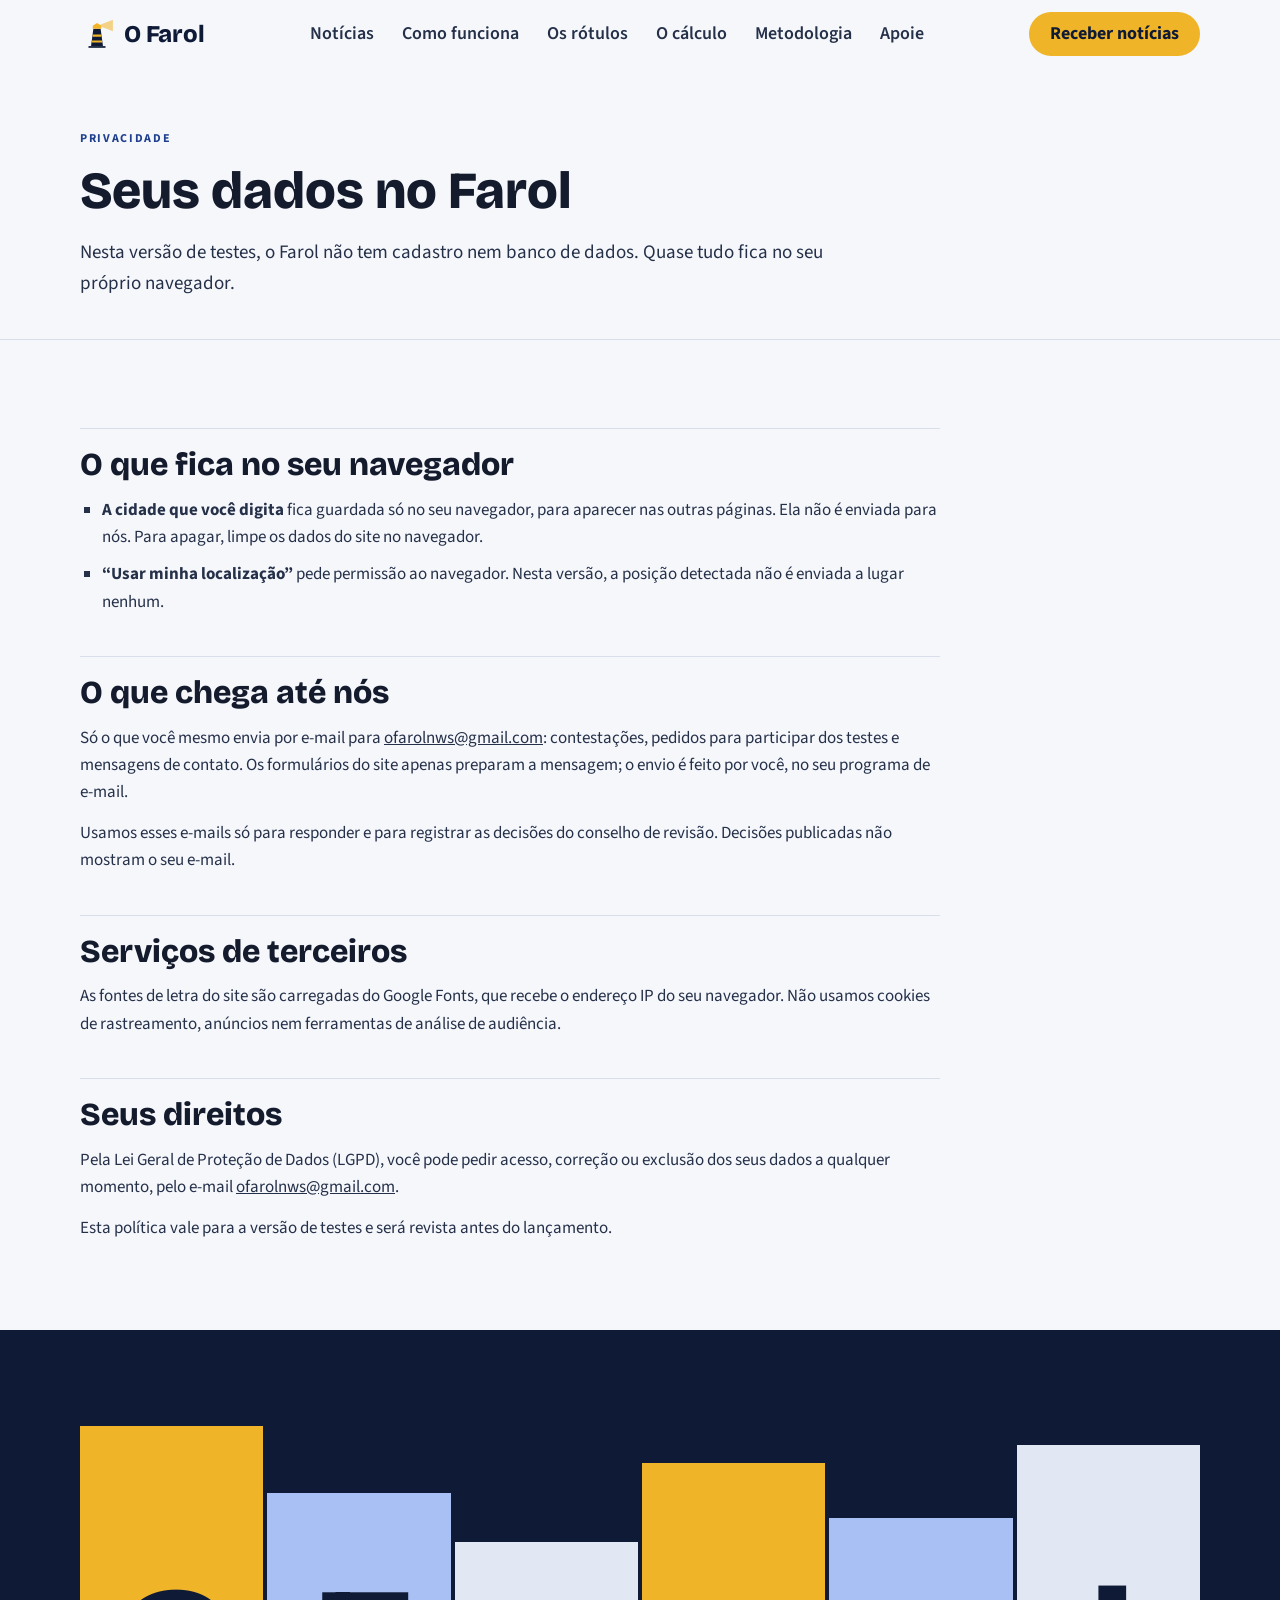
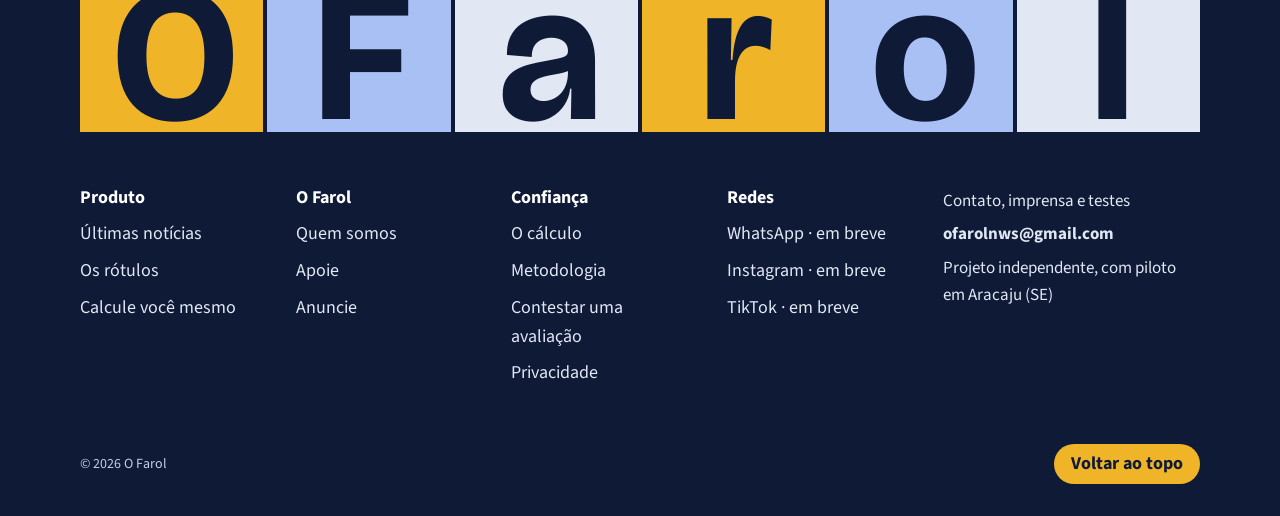
<file: privacidade.html>
<!doctype html>
<html lang="pt-BR">
<head>
  <meta charset="utf-8">
  <meta name="viewport" content="width=device-width, initial-scale=1">
  <title>Privacidade — O Farol</title>
  <meta name="description" content="Quais dados o Farol usa na versão de testes e como pedir acesso ou exclusão.">
  <meta property="og:type" content="website">
  <meta property="og:site_name" content="O Farol">
  <meta property="og:locale" content="pt_BR">
  <meta property="og:title" content="Privacidade — O Farol">
  <meta property="og:description" content="Quais dados o Farol usa na versão de testes e como pedir acesso ou exclusão.">
  <meta property="og:url" content="https://pjaandrade54-a11y.github.io/O-FAROL/privacidade.html">
  <meta property="og:image" content="https://pjaandrade54-a11y.github.io/O-FAROL/img/compartilhar.png">
  <meta property="og:image:width" content="1200">
  <meta property="og:image:height" content="630">
  <meta property="og:image:alt" content="O Farol: Notícias, conferidas.">
  <meta name="twitter:card" content="summary_large_image">
  <meta name="theme-color" content="#0e1a36">
  <link rel="icon" href="img/favicon.svg" type="image/svg+xml">
  <link rel="preconnect" href="https://fonts.googleapis.com">
  <link rel="preconnect" href="https://fonts.gstatic.com" crossorigin>
  <link href="https://fonts.googleapis.com/css2?family=Bricolage+Grotesque:opsz,wght@12..96,500;12..96,700&family=Source+Sans+3:ital,wght@0,400;0,600;0,700;1,400&display=swap" rel="stylesheet">
  <link rel="stylesheet" href="css/estilos.css">
</head>
<body>
  <a class="pular" href="#conteudo">Pular para o conteúdo</a>


  <header class="cabecalho">
    <div class="container cabecalho__linha">
      <a class="marca" href="index.html" aria-label="O Farol, página inicial">
        <svg class="marca__simbolo" viewBox="0 0 32 32" aria-hidden="true"><path class="marca__feixe" d="M17 8 31 2.5v11z"/><path class="marca__torre" d="M12.6 11h6.8l2.2 16.4H10.4z"/><path class="marca__luz" d="M12 11h8V8.3L16 5.6l-4 2.7z"/><path class="marca__listra" d="M11.9 16.4h8.2v2.1h-8.2zM11.2 22h9.6v2.1h-9.6z"/><path class="marca__torre" d="M8 27.4h16V29H8z"/></svg>
        <span class="marca__nome">O Farol</span>
      </a>
      <nav class="nav" aria-label="Principal">
        <button class="nav__alternar" type="button" aria-expanded="false" aria-controls="nav-lista">Menu</button>
        <ul class="nav__lista" id="nav-lista">
          <li><a href="index.html#ultimas">Notícias</a></li>
          <li><a href="index.html#como-funciona">Como funciona</a></li>
          <li><a href="index.html#rotulos">Os rótulos</a></li>
          <li><a href="calculo.html">O cálculo</a></li>
          <li><a href="metodologia.html">Metodologia</a></li>
          <li><a href="index.html#apoie">Apoie</a></li>
        </ul>
      </nav>
      <a class="botao botao--luz cabecalho__acao" href="index.html#receber">Receber notícias</a>
    </div>
  </header>

  <main id="conteudo">
    <section class="pagina-topo">
      <div class="container">
        <p class="sobretitulo">Privacidade</p>
        <h1>Seus dados no Farol</h1>
        <p class="pagina-topo__intro">Nesta versão de testes, o Farol não tem cadastro nem banco de dados. Quase tudo fica no seu próprio navegador.</p>
      </div>
    </section>

    <div class="container texto-longo">
      <section>
        <h2>O que fica no seu navegador</h2>
        <ul class="lista-marcada">
          <li><strong>A cidade que você digita</strong> fica guardada só no seu navegador, para aparecer nas outras páginas. Ela não é enviada para nós. Para apagar, limpe os dados do site no navegador.</li>
          <li><strong>“Usar minha localização”</strong> pede permissão ao navegador. Nesta versão, a posição detectada não é enviada a lugar nenhum.</li>
        </ul>
      </section>

      <section>
        <h2>O que chega até nós</h2>
        <p>Só o que você mesmo envia por e-mail para <a href="mailto:ofarolnws@gmail.com">ofarolnws@gmail.com</a>: contestações, pedidos para participar dos testes e mensagens de contato. Os formulários do site apenas preparam a mensagem; o envio é feito por você, no seu programa de e-mail.</p>
        <p>Usamos esses e-mails só para responder e para registrar as decisões do conselho de revisão. Decisões publicadas não mostram o seu e-mail.</p>
      </section>

      <section>
        <h2>Serviços de terceiros</h2>
        <p>As fontes de letra do site são carregadas do Google Fonts, que recebe o endereço IP do seu navegador. Não usamos cookies de rastreamento, anúncios nem ferramentas de análise de audiência.</p>
      </section>

      <section>
        <h2>Seus direitos</h2>
        <p>Pela Lei Geral de Proteção de Dados (LGPD), você pode pedir acesso, correção ou exclusão dos seus dados a qualquer momento, pelo e-mail <a href="mailto:ofarolnws@gmail.com?subject=Privacidade">ofarolnws@gmail.com</a>.</p>
        <p>Esta política vale para a versão de testes e será revista antes do lançamento.</p>
      </section>
    </div>
  </main>

  <footer class="rodape">
    <div class="container">
      <p class="rodape__marca" aria-label="O Farol"><span class="bloco-letra bloco-letra--0">O</span><span class="bloco-letra bloco-letra--1">F</span><span class="bloco-letra bloco-letra--2">a</span><span class="bloco-letra bloco-letra--3">r</span><span class="bloco-letra bloco-letra--4">o</span><span class="bloco-letra bloco-letra--5">l</span></p>
      <div class="rodape__grade">
        <nav aria-label="Produto">
          <h2>Produto</h2>
          <ul><li><a href="index.html#ultimas">Últimas notícias</a></li><li><a href="index.html#rotulos">Os rótulos</a></li><li><a href="calculo.html#calcule">Calcule você mesmo</a></li></ul>
        </nav>
        <nav aria-label="O Farol">
          <h2>O Farol</h2>
          <ul><li><a href="quem-somos.html">Quem somos</a></li><li><a href="index.html#apoie">Apoie</a></li><li><a href="index.html#anuncie">Anuncie</a></li></ul>
        </nav>
        <nav aria-label="Confiança">
          <h2>Confiança</h2>
          <ul><li><a href="calculo.html">O cálculo</a></li><li><a href="metodologia.html">Metodologia</a></li><li><a href="contestar.html">Contestar uma avaliação</a></li><li><a href="privacidade.html">Privacidade</a></li></ul>
        </nav>
        <nav aria-label="Redes">
          <h2>Redes</h2>
          <ul><li><a data-canal="whatsappCanal" href="index.html#receber">WhatsApp</a></li><li><a data-canal="instagram" href="index.html#receber">Instagram</a></li><li><a data-canal="tiktok" href="index.html#receber">TikTok</a></li></ul>
        </nav>
        <div class="rodape__contato">
          <p>Contato, imprensa e testes</p>
          <p><strong>ofarolnws@gmail.com</strong></p>
          <p>Projeto independente, com piloto em Aracaju (SE)</p>
        </div>
      </div>
      <div class="rodape__base">
        <span>© <span id="ano"></span> O Farol</span>
        <a class="botao botao--pequeno" href="#conteudo">Voltar ao topo</a>
      </div>
    </div>
  </footer>

  <script src="js/site.js"></script>
  <script src="js/main.js"></script>
</body>
</html>
</file>
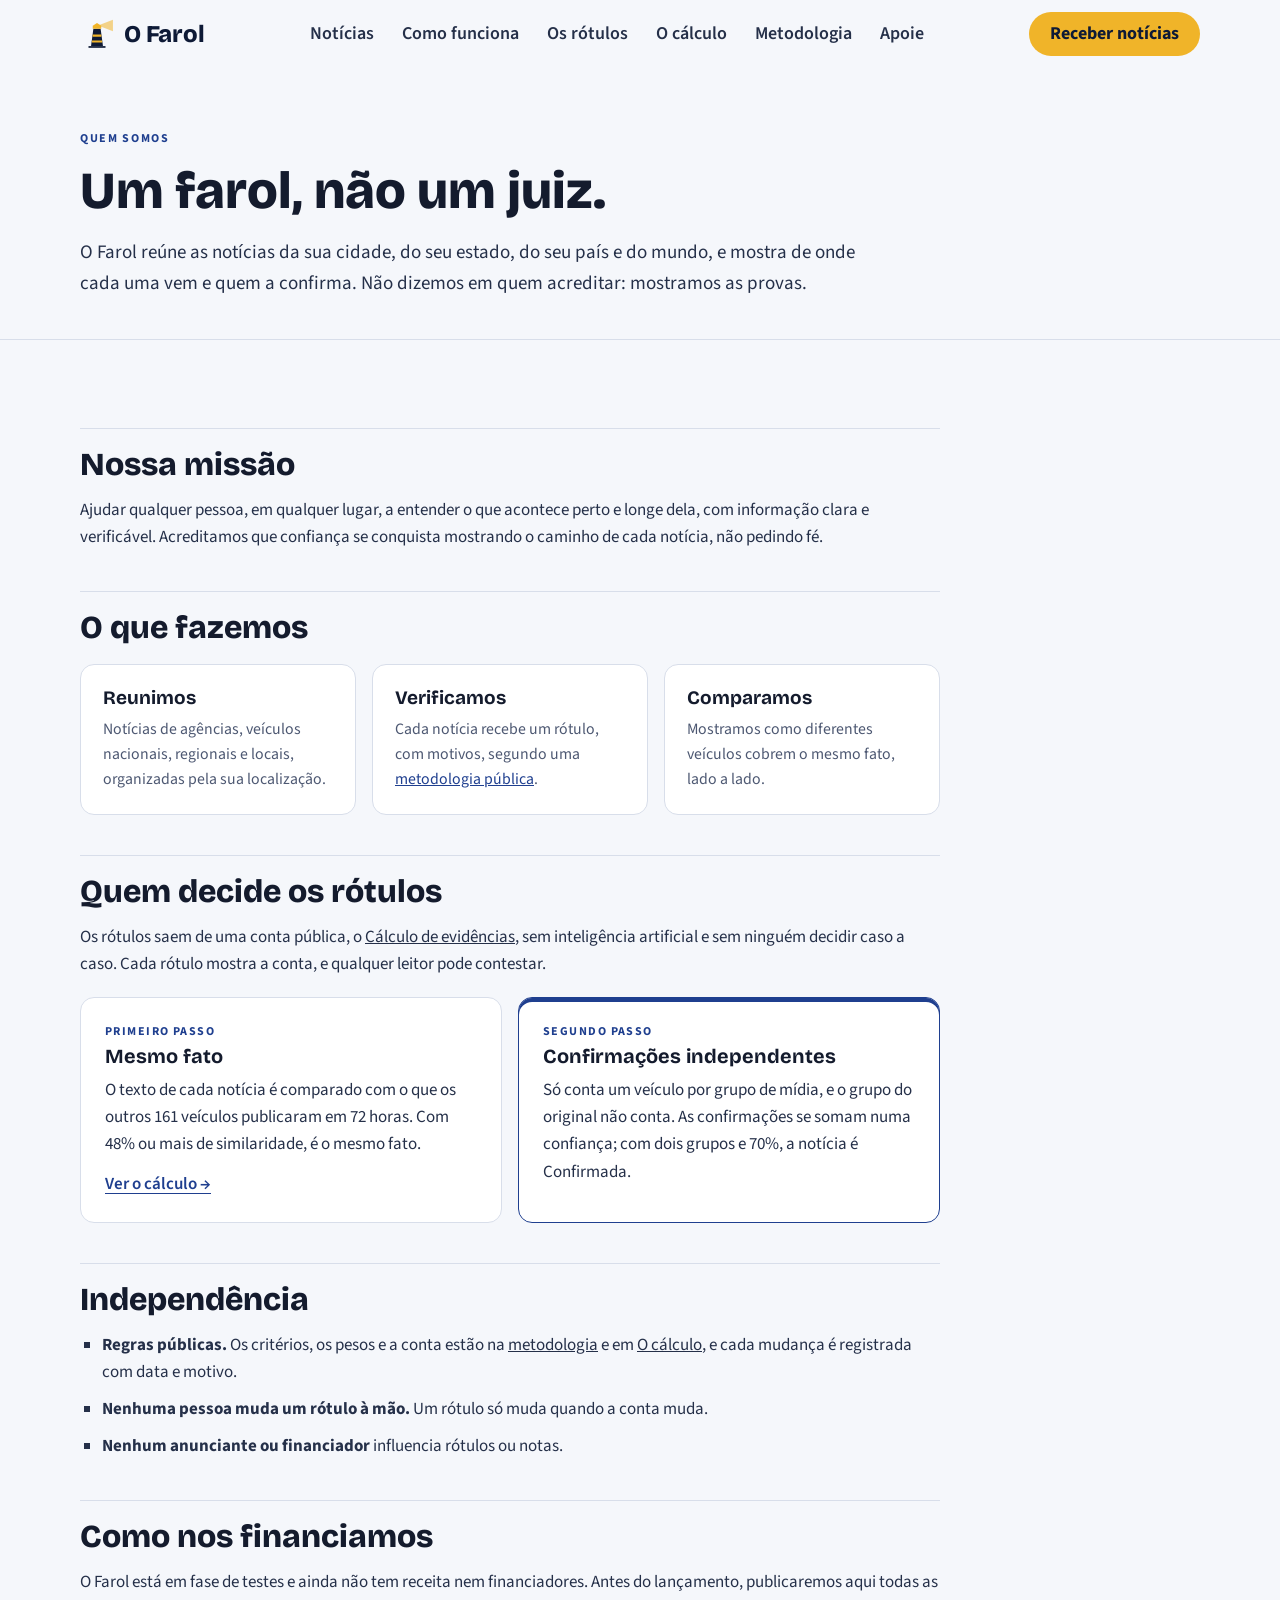
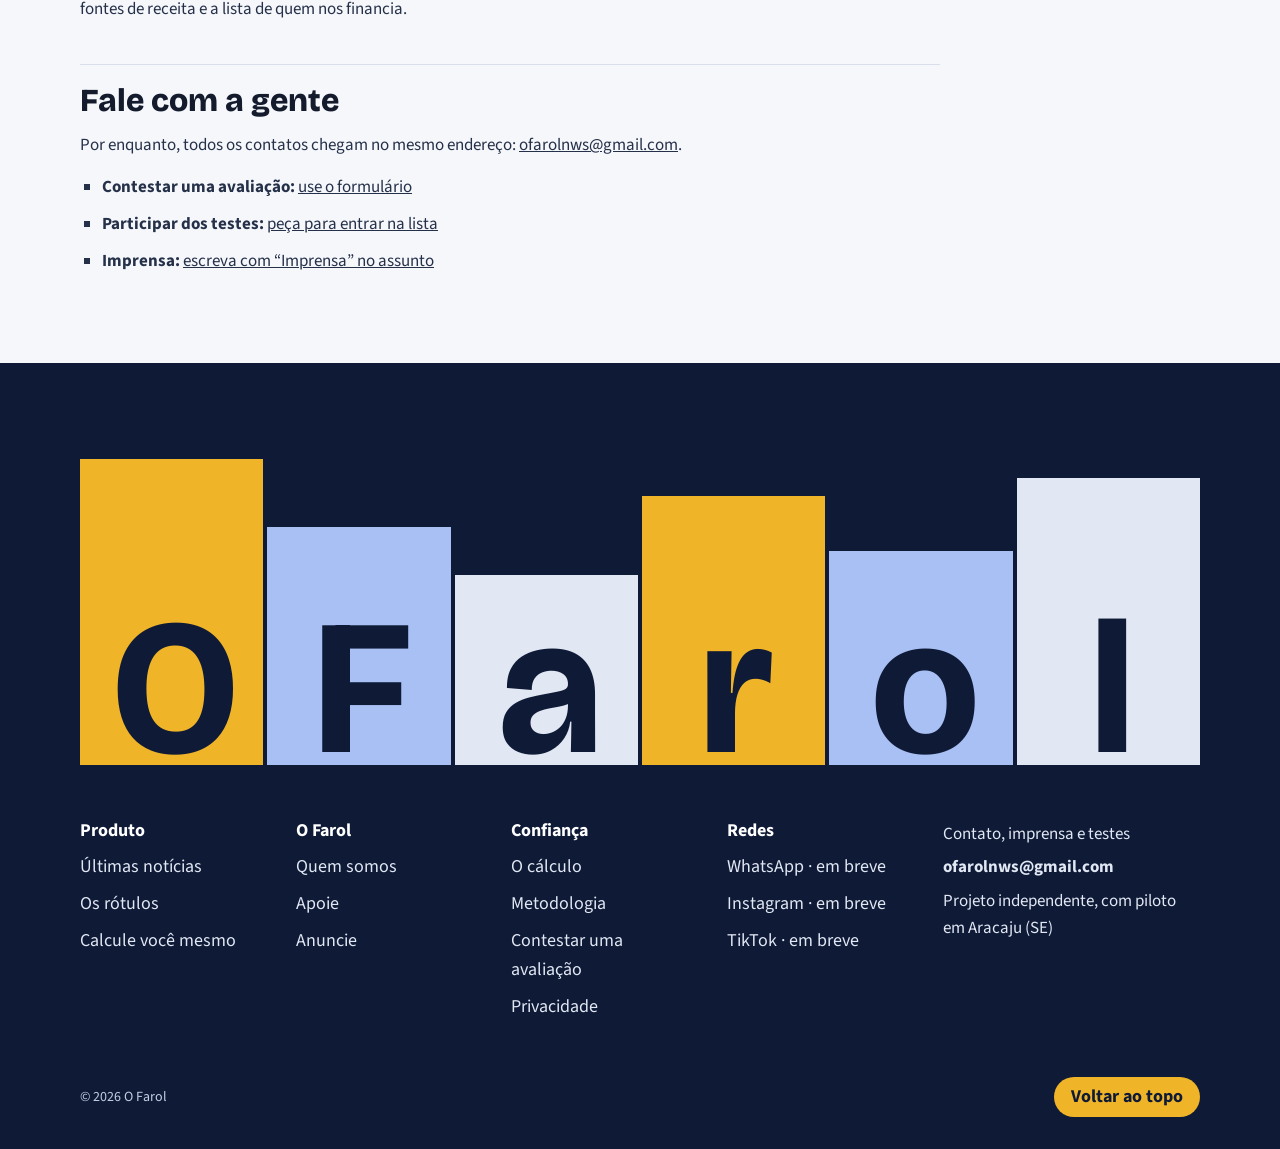
<file: quem-somos.html>
<!doctype html>
<html lang="pt-BR">
<head>
  <meta charset="utf-8">
  <meta name="viewport" content="width=device-width, initial-scale=1">
  <title>Quem somos — O Farol</title>
  <meta name="description" content="Quem faz o Farol, como garantimos independência e como os rótulos são calculados.">
  <meta property="og:type" content="website">
  <meta property="og:site_name" content="O Farol">
  <meta property="og:locale" content="pt_BR">
  <meta property="og:title" content="Quem somos — O Farol">
  <meta property="og:description" content="Quem faz o Farol, como garantimos independência e como os rótulos são calculados.">
  <meta property="og:url" content="https://pjaandrade54-a11y.github.io/O-FAROL/quem-somos.html">
  <meta property="og:image" content="https://pjaandrade54-a11y.github.io/O-FAROL/img/compartilhar.png">
  <meta property="og:image:width" content="1200">
  <meta property="og:image:height" content="630">
  <meta property="og:image:alt" content="O Farol: Notícias, conferidas.">
  <meta name="twitter:card" content="summary_large_image">
  <meta name="theme-color" content="#0e1a36">
  <link rel="icon" href="img/favicon.svg" type="image/svg+xml">
  <link rel="preconnect" href="https://fonts.googleapis.com">
  <link rel="preconnect" href="https://fonts.gstatic.com" crossorigin>
  <link href="https://fonts.googleapis.com/css2?family=Bricolage+Grotesque:opsz,wght@12..96,500;12..96,700&family=Source+Sans+3:ital,wght@0,400;0,600;0,700;1,400&display=swap" rel="stylesheet">
  <link rel="stylesheet" href="css/estilos.css">
</head>
<body>
  <a class="pular" href="#conteudo">Pular para o conteúdo</a>


  <header class="cabecalho">
    <div class="container cabecalho__linha">
      <a class="marca" href="index.html" aria-label="O Farol, página inicial">
        <svg class="marca__simbolo" viewBox="0 0 32 32" aria-hidden="true"><path class="marca__feixe" d="M17 8 31 2.5v11z"/><path class="marca__torre" d="M12.6 11h6.8l2.2 16.4H10.4z"/><path class="marca__luz" d="M12 11h8V8.3L16 5.6l-4 2.7z"/><path class="marca__listra" d="M11.9 16.4h8.2v2.1h-8.2zM11.2 22h9.6v2.1h-9.6z"/><path class="marca__torre" d="M8 27.4h16V29H8z"/></svg>
        <span class="marca__nome">O Farol</span>
      </a>
      <nav class="nav" aria-label="Principal">
        <button class="nav__alternar" type="button" aria-expanded="false" aria-controls="nav-lista">Menu</button>
        <ul class="nav__lista" id="nav-lista">
          <li><a href="index.html#ultimas">Notícias</a></li>
          <li><a href="index.html#como-funciona">Como funciona</a></li>
          <li><a href="index.html#rotulos">Os rótulos</a></li>
          <li><a href="calculo.html">O cálculo</a></li>
          <li><a href="metodologia.html">Metodologia</a></li>
          <li><a href="index.html#apoie">Apoie</a></li>
        </ul>
      </nav>
      <a class="botao botao--luz cabecalho__acao" href="index.html#receber">Receber notícias</a>
    </div>
  </header>

  <main id="conteudo">
    <section class="pagina-topo">
      <div class="container">
        <p class="sobretitulo">Quem somos</p>
        <h1>Um farol, não um juiz.</h1>
        <p class="pagina-topo__intro">O Farol reúne as notícias da sua cidade, do seu estado, do seu país e do mundo, e mostra de onde cada uma vem e quem a confirma. Não dizemos em quem acreditar: mostramos as provas.</p>
      </div>
    </section>

    <div class="container texto-longo">
      <section id="missao">
        <h2>Nossa missão</h2>
        <p>Ajudar qualquer pessoa, em qualquer lugar, a entender o que acontece perto e longe dela, com informação clara e verificável. Acreditamos que confiança se conquista mostrando o caminho de cada notícia, não pedindo fé.</p>
      </section>

      <section id="o-que-fazemos">
        <h2>O que fazemos</h2>
        <ul class="cartoes-simples">
          <li>
            <h3>Reunimos</h3>
            <p>Notícias de agências, veículos nacionais, regionais e locais, organizadas pela sua localização.</p>
          </li>
          <li>
            <h3>Verificamos</h3>
            <p>Cada notícia recebe um rótulo, com motivos, segundo uma <a href="metodologia.html">metodologia pública</a>.</p>
          </li>
          <li>
            <h3>Comparamos</h3>
            <p>Mostramos como diferentes veículos cobrem o mesmo fato, lado a lado.</p>
          </li>
        </ul>
      </section>

      <section id="revisao">
        <h2>Quem decide os rótulos</h2>
        <p>Os rótulos saem de uma conta pública, o <a href="calculo.html">Cálculo de evidências</a>, sem inteligência artificial e sem ninguém decidir caso a caso. Cada rótulo mostra a conta, e qualquer leitor pode contestar.</p>
        <div class="instancias">
          <article>
            <p class="instancias__nivel">Primeiro passo</p>
            <h3>Mesmo fato</h3>
            <p>O texto de cada notícia é comparado com o que os outros 161 veículos publicaram em 72 horas. Com 48% ou mais de similaridade, é o mesmo fato.</p>
            <p><a class="link-seta" href="calculo.html">Ver o cálculo</a></p>
          </article>
          <article>
            <p class="instancias__nivel">Segundo passo</p>
            <h3>Confirmações independentes</h3>
            <p>Só conta um veículo por grupo de mídia, e o grupo do original não conta. As confirmações se somam numa confiança; com dois grupos e 70%, a notícia é Confirmada.</p>
          </article>
        </div>
      </section>

      <section id="independencia">
        <h2>Independência</h2>
        <ul class="lista-marcada">
          <li><strong>Regras públicas.</strong> Os critérios, os pesos e a conta estão na <a href="metodologia.html">metodologia</a> e em <a href="calculo.html">O cálculo</a>, e cada mudança é registrada com data e motivo.</li>
          <li><strong>Nenhuma pessoa muda um rótulo à mão.</strong> Um rótulo só muda quando a conta muda.</li>
          <li><strong>Nenhum anunciante ou financiador</strong> influencia rótulos ou notas.</li>
        </ul>
      </section>

      <section id="financiamento">
        <h2>Como nos financiamos</h2>
        <p>O Farol está em fase de testes e ainda não tem receita nem financiadores. Antes do lançamento, publicaremos aqui todas as fontes de receita e a lista de quem nos financia.</p>
      </section>

      <section id="contato">
        <h2>Fale com a gente</h2>
        <p>Por enquanto, todos os contatos chegam no mesmo endereço: <a href="mailto:ofarolnws@gmail.com">ofarolnws@gmail.com</a>.</p>
        <ul class="lista-marcada">
          <li><strong>Contestar uma avaliação:</strong> <a href="contestar.html">use o formulário</a></li>
          <li><strong>Participar dos testes:</strong> <a href="mailto:ofarolnws@gmail.com?subject=%5BTestes%5D%20Quero%20participar">peça para entrar na lista</a></li>
          <li><strong>Imprensa:</strong> <a href="mailto:ofarolnws@gmail.com?subject=%5BImprensa%5D">escreva com “Imprensa” no assunto</a></li>
        </ul>
      </section>
    </div>
  </main>

  <footer class="rodape">
    <div class="container">
      <p class="rodape__marca" aria-label="O Farol"><span class="bloco-letra bloco-letra--0">O</span><span class="bloco-letra bloco-letra--1">F</span><span class="bloco-letra bloco-letra--2">a</span><span class="bloco-letra bloco-letra--3">r</span><span class="bloco-letra bloco-letra--4">o</span><span class="bloco-letra bloco-letra--5">l</span></p>
      <div class="rodape__grade">
        <nav aria-label="Produto">
          <h2>Produto</h2>
          <ul><li><a href="index.html#ultimas">Últimas notícias</a></li><li><a href="index.html#rotulos">Os rótulos</a></li><li><a href="calculo.html#calcule">Calcule você mesmo</a></li></ul>
        </nav>
        <nav aria-label="O Farol">
          <h2>O Farol</h2>
          <ul><li><a href="quem-somos.html">Quem somos</a></li><li><a href="index.html#apoie">Apoie</a></li><li><a href="index.html#anuncie">Anuncie</a></li></ul>
        </nav>
        <nav aria-label="Confiança">
          <h2>Confiança</h2>
          <ul><li><a href="calculo.html">O cálculo</a></li><li><a href="metodologia.html">Metodologia</a></li><li><a href="contestar.html">Contestar uma avaliação</a></li><li><a href="privacidade.html">Privacidade</a></li></ul>
        </nav>
        <nav aria-label="Redes">
          <h2>Redes</h2>
          <ul><li><a data-canal="whatsappCanal" href="index.html#receber">WhatsApp</a></li><li><a data-canal="instagram" href="index.html#receber">Instagram</a></li><li><a data-canal="tiktok" href="index.html#receber">TikTok</a></li></ul>
        </nav>
        <div class="rodape__contato">
          <p>Contato, imprensa e testes</p>
          <p><strong>ofarolnws@gmail.com</strong></p>
          <p>Projeto independente, com piloto em Aracaju (SE)</p>
        </div>
      </div>
      <div class="rodape__base">
        <span>© <span id="ano"></span> O Farol</span>
        <a class="botao botao--pequeno" href="#conteudo">Voltar ao topo</a>
      </div>
    </div>
  </footer>

  <script src="js/site.js"></script>
  <script src="js/main.js"></script>
</body>
</html>
</file>
<file: css/estilos.css>
/* O Farol — estilos de todas as páginas
   Identidade: azul-noite do mar à noite e o amarelo da luz do farol; títulos em Bricolage Grotesque,
   manchetes em Source Serif 4 e texto em Source Sans 3. */

:root {
  --papel: #f5f7fb;
  --papel-escuro: #eaeef6;
  --branco: #ffffff;
  --tinta: #141b2d;
  --texto: #253049;
  --texto-suave: #4d5872;
  --linha: #d8deea;
  --azul: #1f3f8f;
  --azul-forte: #162f6e;
  --azul-claro: #a9c0f5;
  --azul-fundo: #e6edfb;
  --noite: #0e1a36;
  --noite-linha: #2c3b62;
  --luz: #f0b429;
  --luz-forte: #d99a0b;
  --luz-fundo: #fff5da;
  --ambar: #8a5a00;
  --verde: #1f5f3a;

  --fonte-marca: "Bricolage Grotesque", "Trebuchet MS", system-ui, sans-serif;
  --fonte-titulo: "Bricolage Grotesque", "Trebuchet MS", system-ui, sans-serif;
  --fonte-manchete: "Source Sans 3", "Segoe UI", system-ui, sans-serif;
  --fonte-texto: "Source Sans 3", "Segoe UI", system-ui, sans-serif;

  --raio: 14px;
  --sombra: none;
  --largura: 1200px;
  --margem: max(16px, min(4vw, 40px));
}

*, *::before, *::after { box-sizing: border-box; }
[hidden] { display: none !important; }

html { scroll-behavior: smooth; scroll-padding-top: 84px; }

body {
  margin: 0;
  background: var(--papel);
  color: var(--texto);
  font-family: var(--fonte-texto);
  font-size: 1.0625rem;
  line-height: 1.6;
  -webkit-font-smoothing: antialiased;
}

img, svg { display: block; max-width: 100%; }
a { color: inherit; }
h1, h2, h3, h4 { font-family: var(--fonte-titulo); color: var(--tinta); line-height: 1.12; margin: 0; text-wrap: balance; }
p { margin: 0; }
ul { list-style: none; margin: 0; padding: 0; }

:focus-visible { outline: 3px solid var(--luz); outline-offset: 3px; }

.container { width: 100%; max-width: var(--largura); margin: 0 auto; padding-left: max(var(--margem), env(safe-area-inset-left, 0px)); padding-right: max(var(--margem), env(safe-area-inset-right, 0px)); }

.pular {
  position: absolute; left: 8px; top: -60px; z-index: 10;
  background: var(--tinta); color: var(--branco); padding: 8px 14px;
}
.pular:focus { top: 8px; }

.icone {
  width: 18px; height: 18px; flex: none;
  fill: none; stroke: currentColor; stroke-width: 1.6; stroke-linecap: round; stroke-linejoin: round;
}

.sobretitulo {
  display: inline-block;
  font-size: 0.75rem; font-weight: 700; letter-spacing: 0.14em; text-transform: uppercase;
  color: var(--azul);
  margin-bottom: 14px;
}

/* Botões */
.botao {
  display: inline-flex; align-items: center; justify-content: center; gap: 8px;
  min-height: 46px; padding: 0 22px; border-radius: 999px;
  font-family: var(--fonte-texto); font-size: 1.125rem; font-weight: 700; text-decoration: none;
  border: 1.5px solid transparent; cursor: pointer;
  transition: background-color .15s, color .15s, border-color .15s, transform .15s;
}
.botao:active { transform: translateY(1px); }
.botao--luz { background: var(--luz); color: var(--noite); }
.botao--luz:hover { background: var(--luz-forte); }
.em-breve { cursor: default; pointer-events: none; }
.botao--escuro { background: var(--tinta); color: var(--branco); }
.botao--escuro:hover { background: var(--azul); }
.botao--azul { background: var(--azul); color: var(--branco); }
.botao--azul:hover { background: var(--azul-forte); }
.botao--contorno { border-color: var(--azul); color: var(--azul); background: transparent; }
.botao--contorno:hover { background: var(--azul); color: var(--branco); }

.link-botao {
  background: none; border: 0; padding: 0; cursor: pointer;
  font: inherit; font-size: 0.9375rem; font-weight: 600; color: var(--azul);
  text-decoration: underline; text-decoration-thickness: 1.5px; text-underline-offset: 4px;
}
.link-botao:hover { color: var(--azul-forte); text-decoration-thickness: 2.5px; }

.faixa-teste {
  margin: 0; padding: 8px 16px; text-align: center;
  background: var(--luz-fundo);
  font-size: 0.875rem; font-weight: 600; color: #5c3c00;
}

/* Cabeçalho: barra fixa no topo com o símbolo do farol */
.cabecalho {
  position: sticky; top: env(safe-area-inset-top, 0px); z-index: 20;
  background: var(--papel);
  transition: transform 360ms cubic-bezier(0.22, 1, 0.36, 1);
}
.cabecalho--escondido { transform: translateY(-110%); }
/* Evita que o texto pule de tamanho ao girar o celular */
html { -webkit-text-size-adjust: 100%; text-size-adjust: 100%; }

/* Troca de página com um esmaecer suave (navegadores que suportam) */
@view-transition { navigation: auto; }
.cabecalho__linha { display: flex; align-items: center; gap: 24px; min-height: 68px; }
.marca {
  display: inline-flex; align-items: center; gap: 10px; flex: none; min-height: 44px;
  font-family: var(--fonte-marca); font-weight: 800; font-size: 1.5rem; letter-spacing: -0.01em;
  line-height: 1; color: var(--noite); text-decoration: none;
}
.marca__simbolo { width: 34px; height: 34px; }
.marca__feixe { fill: var(--luz); opacity: 0.55; }
.marca__torre { fill: var(--noite); }
.marca__luz { fill: var(--luz); }
.marca__listra { fill: var(--luz); }

.nav { flex: 1; display: flex; justify-content: center; }
.nav__lista { display: flex; gap: 4px; }
.nav__lista a {
  display: block; padding: 8px 12px; border-radius: 999px;
  font-size: 1.125rem; font-weight: 600; text-decoration: none; color: var(--texto);
}
.nav__lista a:hover { color: var(--azul); text-decoration: underline; text-underline-offset: 5px; }
.nav__alternar { display: none; }
.cabecalho__acao { flex: none; min-height: 44px; padding: 0 20px; font-size: 1.125rem; }

/* Rótulos de confiabilidade (o texto sempre acompanha a cor) */
.rotulo {
  display: inline-flex; align-items: center; padding: 2px 10px;
  border: 0; border-radius: 999px;
  font-family: var(--fonte-texto); font-style: normal; font-size: 0.875rem; font-weight: 700;
  line-height: 1.5; white-space: nowrap;
}
.rotulo--confirmada { color: #1f5f3a; background: #e3f1e8; }
.rotulo--em-apuracao { color: #7a4f00; background: #fbf0d9; }
.rotulo--contestada { color: #5d3593; background: #efe7f8; }
.rotulo--desmentida { color: #8c1d18; background: #f9e3e1; }
.rotulo--opiniao { color: var(--azul); background: var(--azul-fundo); }
.rotulo--dados-insuficientes { color: #4a4943; background: #ebe8e0; }
.rotulo--oficial { color: #0e3a6b; background: #dde9f8; }
.rotulo--aguardando { color: var(--texto); background: var(--papel-escuro); }
.noticia__vazia { font-style: italic; color: var(--texto-suave); }

/* "Por que este rótulo?": pareceres do conselho de IA em cada notícia real */
.analise { margin-top: 6px; font-size: 0.875rem; }
.analise summary {
  display: inline-flex; align-items: center; min-height: 40px; cursor: pointer;
  font-weight: 600; color: var(--azul); text-decoration: underline; text-decoration-thickness: 1px; text-underline-offset: 3px;
}
.analise[open] summary { margin-bottom: 4px; }
.analise ul { margin: 0; padding-left: 18px; }
.analise li + li { margin-top: 3px; }
.analise__motivos { margin-bottom: 8px !important; }
.analise__nota { margin-bottom: 8px; font-style: italic; color: var(--texto-suave); }
.analise__parecer { padding: 10px 0; border-top: 1px dashed var(--linha); overflow-wrap: anywhere; }
.analise__agente { margin-bottom: 4px; }
.analise__provas { margin-top: 4px !important; color: var(--texto-suave); }
.analise__provas a { color: var(--azul); font-weight: 600; }
.analise__descartado { margin-top: 4px !important; color: #8c1d18; }

/* Rodapé: o nome do Farol montado em blocos, depois os links */
.rodape { background: var(--noite); color: #e1e7f3; padding: 96px 0 32px; }
.rodape__marca { display: flex; align-items: flex-end; gap: 4px; height: clamp(160px, 34svh, 320px); margin: 0 0 56px; }
.bloco-letra {
  flex: 1; display: flex; align-items: flex-end; justify-content: center; overflow: hidden;
  font-family: var(--fonte-titulo); font-weight: 700; line-height: 0.8; color: var(--noite);
  font-size: clamp(5rem, 15vw, 15rem); letter-spacing: -0.04em;
}
.bloco-letra--0 { height: 100%; background: var(--luz); }
.bloco-letra--1 { height: 78%; background: #a9c0f5; }
.bloco-letra--2 { height: 62%; background: #e1e7f3; }
.bloco-letra--3 { height: 88%; background: var(--luz); }
.bloco-letra--4 { height: 70%; background: #a9c0f5; }
.bloco-letra--5 { height: 94%; background: #e1e7f3; }
.rodape__grade { display: grid; grid-template-columns: repeat(4, 1fr) 1.4fr; gap: 32px; }
.rodape h2 { font-family: var(--fonte-texto); font-size: 1.125rem; font-weight: 700; color: var(--branco); margin-bottom: 12px; }
.rodape li + li { margin-top: 8px; }
.rodape a { text-decoration: none; font-size: 1.125rem; color: #e1e7f3; }
.rodape a:hover { color: var(--luz); text-decoration: underline; text-underline-offset: 3px; }
.rodape__contato { display: grid; gap: 6px; align-content: start; }
.rodape__base { display: flex; justify-content: space-between; align-items: center; flex-wrap: wrap; gap: 12px; margin-top: 56px; font-size: 0.875rem; color: #c3cde3; }
.botao--pequeno { min-height: 40px; padding: 0 16px; font-size: 0.875rem; background: var(--luz); color: var(--noite); }
.rodape .botao--pequeno { color: var(--noite); }
.oculto { position: absolute; width: 1px; height: 1px; overflow: hidden; clip: rect(0 0 0 0); white-space: nowrap; }

.confianca__links { display: flex; align-items: center; flex-wrap: wrap; gap: 16px 28px; margin-top: 40px; }
.botao--claro { background: var(--branco); color: var(--noite); }
.botao--claro:hover { background: var(--azul-fundo); }
.link-seta { font-weight: 600; color: var(--azul); text-underline-offset: 4px; }
.link-seta::after { content: " →"; }
.link-seta--claro { color: var(--branco); }

.nav__lista a[aria-current="page"] { color: var(--azul); text-decoration: underline; text-decoration-thickness: 2px; text-underline-offset: 5px; }

/* Páginas internas */
.pagina-topo { padding: 56px 0 40px; border-bottom: 1px solid var(--linha); }
.pagina-topo h1 { font-size: clamp(2.25rem, 4.6vw, 3.25rem); font-weight: 900; }
.pagina-topo__intro { margin-top: 18px; max-width: 42em; font-size: 1.1875rem; }
.aviso { margin-top: 22px; max-width: 48em; padding: 14px 18px; background: var(--luz-fundo); border-radius: 10px; font-size: 0.9375rem; }
.aviso a { color: inherit; font-weight: 600; }
.aviso--erro { background: #f9e3e1; border-left-color: #8c1d18; }

.texto-longo { padding-top: 48px; padding-bottom: 88px; }
.texto-longo > * { max-width: 860px; }
.texto-longo section { padding-top: 40px; scroll-margin-top: 88px; }
.texto-longo h2 { font-size: clamp(1.625rem, 3vw, 2rem); font-weight: 800; margin-bottom: 14px; padding-top: 18px; border-top: 1px solid var(--linha); }
.texto-longo p + p, .texto-longo p + .tabela-rolagem, .texto-longo .tabela-rolagem + p, .texto-longo ul + p, .texto-longo ol + p { margin-top: 14px; }
.texto-longo .subtitulo { margin: 36px 0 12px; font-size: 1.25rem; }
.lista-marcada, .lista-numerada { margin-top: 14px; padding-left: 22px; }
.lista-marcada { list-style: square; }
.lista-numerada { list-style: decimal; }
.lista-marcada li + li, .lista-numerada li + li { margin-top: 10px; }

.sumario { padding: 22px 26px; background: var(--branco); border: 1px solid var(--linha); border-radius: var(--raio); }
.sumario h2 { font-family: var(--fonte-texto); font-size: 0.75rem; font-weight: 700; letter-spacing: 0.14em; text-transform: uppercase; border: 0; padding: 0; margin-bottom: 10px; }
.sumario ol { columns: 2; column-gap: 32px; padding-left: 20px; list-style: decimal; }
.sumario li { margin-bottom: 6px; break-inside: avoid; }
.sumario a { color: var(--azul); text-underline-offset: 3px; }

.tabela-rolagem { overflow-x: auto; margin-top: 18px; }
.tabela { width: 100%; border-collapse: collapse; background: var(--branco); border: 1px solid var(--linha); font-size: 0.9375rem; }
.tabela caption { caption-side: top; text-align: left; padding-bottom: 8px; font-size: 0.75rem; font-weight: 700; letter-spacing: 0.12em; text-transform: uppercase; color: var(--texto-suave); }
.tabela th, .tabela td { padding: 11px 14px; text-align: left; vertical-align: top; border-bottom: 1px solid var(--linha); }
.tabela thead th { font-size: 0.75rem; letter-spacing: 0.1em; text-transform: uppercase; background: var(--papel-escuro); border-bottom: 1px solid var(--linha); }
.tabela tbody th { font-weight: 600; }
.tabela__pontos { white-space: nowrap; font-variant-numeric: tabular-nums; }
.tabela__total th, .tabela__total td { font-weight: 700; border-top: 1px solid var(--linha); border-bottom: 0; }

.cartoes-simples { display: grid; grid-template-columns: repeat(auto-fit, minmax(min(100%, 220px), 1fr)); gap: 16px; margin-top: 18px; }
.cartoes-simples li { padding: 22px; background: var(--branco); border: 1px solid var(--linha); border-radius: var(--raio); }
.cartoes-simples h3 { font-size: 1.1875rem; margin-bottom: 8px; }
.cartoes-simples p { font-size: 0.9875rem; color: var(--texto-suave); }
.cartoes-simples a { color: var(--azul); }

.instancias { display: grid; grid-template-columns: 1fr 1fr; gap: 16px; margin-top: 18px; }
.instancias article { padding: 24px; background: var(--branco); border: 1px solid var(--linha); border-radius: var(--raio); }
.instancias article:last-child { border-color: var(--azul); box-shadow: inset 0 4px 0 var(--azul); }
.instancias h3 { font-size: 1.25rem; margin: 4px 0 10px; }
.instancias p + p { margin-top: 12px; }
.instancias__nivel { font-size: 0.75rem; font-weight: 700; letter-spacing: 0.12em; text-transform: uppercase; color: var(--azul); }


/* Formulários */
.formulario { padding: 28px; background: var(--branco); border: 1px solid var(--linha); border-radius: var(--raio); }
.campo { margin-bottom: 20px; }
.campo label { display: block; margin-bottom: 6px; font-weight: 700; color: var(--tinta); }
.campo__opcional { font-weight: 400; color: var(--texto-suave); }
.campo input, .campo select, .campo textarea {
  width: 100%; min-height: 46px; padding: 10px 12px;
  background: var(--branco); border: 1.5px solid #b8c2d6; border-radius: 10px;
  font: inherit; font-size: 1rem; color: var(--tinta);
}
.campo textarea { resize: vertical; }
.campo--duplo { display: grid; grid-template-columns: 1fr 1fr; gap: 16px; }
.formulario__atual { margin: -8px 0 20px; font-size: 0.9375rem; color: var(--azul); font-weight: 600; }
.formulario__atual:empty { display: none; }
.formulario__erro { min-height: 1.5em; margin-bottom: 8px; color: #8c1d18; font-weight: 600; }
.formulario__nota { margin-top: 14px; font-size: 0.875rem; color: var(--texto-suave); }
.formulario__nota a, .confirmacao a { color: var(--azul); }
.confirmacao { padding: 28px; background: #e3f1e8; border: 2px solid var(--verde); }
.confirmacao h2 { border: 0; padding: 0; }
.confirmacao__acoes { display: flex; flex-wrap: wrap; gap: 12px; margin: 18px 0 4px; }
.confirmacao .campo { margin-top: 12px; }
.confirmacao textarea { font-size: 0.875rem; }

/* Painel de verificação */
.painel-app { display: grid; grid-template-columns: 290px 1fr; gap: 40px; align-items: start; padding-top: 40px; padding-bottom: 88px; }
.painel-app > * { min-width: 0; }
.casos { position: sticky; top: 88px; }
.casos h2 { font-family: var(--fonte-texto); font-size: 0.75rem; font-weight: 700; letter-spacing: 0.14em; text-transform: uppercase; margin-bottom: 12px; }
.casos__lista { border: 1px solid var(--linha); background: var(--branco); }
.casos__lista li + li { border-top: 1px solid var(--linha); }
.casos__botao {
  display: flex; flex-direction: column; gap: 2px; width: 100%; padding: 12px 16px;
  background: none; border: 0; border-left: 4px solid transparent; text-align: left; cursor: pointer;
  font: inherit; color: var(--tinta);
}
.casos__botao:hover { background: var(--papel); }
.casos__botao[aria-current="true"] { border-left-color: var(--azul); background: var(--azul-fundo); }
.casos__tema { font-size: 0.6875rem; font-weight: 700; letter-spacing: 0.12em; text-transform: uppercase; color: var(--azul); }
.casos__titulo { font-size: 0.9375rem; line-height: 1.35; }

.caso__meta { font-size: 0.75rem; font-weight: 700; letter-spacing: 0.12em; text-transform: uppercase; color: var(--texto-suave); }
.caso__titulo { margin-top: 8px; font-size: clamp(1.625rem, 3vw, 2.125rem); font-weight: 800; }
.caso__afirmacao { margin-top: 14px; font-size: 1.0625rem; }
.caso__trecho { margin: 16px 0 0; padding: 12px 18px; border-left: 3px solid var(--linha); font-style: italic; color: var(--texto-suave); }
.caso__vazio { margin-top: 18px; font-style: italic; color: var(--texto-suave); }
.ficha { display: grid; grid-template-columns: max-content 1fr; gap: 8px 20px; margin: 22px 0 0; padding: 18px 20px; background: var(--branco); border: 1px solid var(--linha); font-size: 0.9375rem; }
.ficha dt { font-weight: 700; color: var(--tinta); }
.ficha dd { margin: 0; }
.caso__acoes { display: flex; align-items: flex-end; flex-wrap: wrap; gap: 16px; margin-top: 26px; padding-top: 22px; border-top: 1px solid var(--linha); }
.caso__modo { display: flex; flex-direction: column; gap: 6px; font-size: 0.8125rem; font-weight: 700; letter-spacing: 0.08em; text-transform: uppercase; }
.caso__modo select { min-height: 46px; padding: 0 12px; border: 1px solid var(--linha); background: var(--branco); font: inherit; font-size: 0.9375rem; letter-spacing: 0; text-transform: none; font-weight: 400; color: var(--tinta); }
.botao:disabled { opacity: 0.55; cursor: progress; }

.resultado__titulo { margin-top: 36px; font-size: 1.375rem; }
.agentes { display: grid; grid-template-columns: 1fr 1fr; gap: 16px; margin-top: 16px; }
.agente { padding: 20px 22px; background: var(--branco); border: 1px solid var(--linha); border-radius: var(--raio); }
.agente--aguardando { border-style: dashed; border-color: var(--linha); }
.agente h4 { font-size: 1.125rem; }
.agente__papel { font-size: 0.875rem; color: var(--texto-suave); }
.agente__modelo { margin-top: 6px; font-size: 0.75rem; font-weight: 700; letter-spacing: 0.06em; color: var(--azul); }
.agente__estado { margin-top: 14px; font-style: italic; color: var(--texto-suave); }
.decisao__envio { margin-top: 14px; }
.decisao__botoes { display: flex; flex-wrap: wrap; gap: 10px; margin-top: 8px; }
.decisao__copia { margin-top: 8px; font-size: 0.875rem; }
.decisao__copia:empty { display: none; }
.decisao__detalhes { margin-top: 10px; font-size: 0.875rem; }
.decisao__detalhes summary { cursor: pointer; color: var(--azul); font-weight: 600; }
.decisao__mensagem { width: 100%; margin-top: 8px; padding: 10px; border: 1px solid var(--linha); background: var(--branco); font: inherit; font-size: 0.8125rem; color: var(--tinta); }
.decisao__email-pendente { margin-top: 12px; font-size: 0.875rem; font-style: italic; }
.agente__sugestao { display: flex; align-items: center; flex-wrap: wrap; gap: 10px; margin-top: 14px; }
.agente__confianca { font-size: 0.8125rem; color: var(--texto-suave); }
.agente__motivos, .agente__provas { margin-top: 10px; padding-left: 18px; list-style: square; font-size: 0.9375rem; }
.agente__provas { font-size: 0.875rem; color: var(--texto-suave); }
.agente__rotulo-provas { margin-top: 12px; font-size: 0.6875rem; font-weight: 700; letter-spacing: 0.12em; text-transform: uppercase; color: var(--texto-suave); }

.resultado .tabela-rolagem { margin-top: 28px; }
.barra { display: block; width: 100%; min-width: 80px; height: 5px; margin-top: 6px; background: var(--papel-escuro); }
.barra__preenchida { display: block; height: 100%; background: var(--azul); }

.decisao { margin-top: 28px; padding: 24px 26px; background: var(--branco); border: 2px solid var(--verde); }
.decisao--conselho { border-color: var(--ambar); }
.decisao h3 { font-size: 1.375rem; }
.decisao__rotulo { display: flex; align-items: center; gap: 10px; margin-top: 12px; }
.decisao__rotulo .rotulo { font-size: 0.8125rem; padding: 4px 10px; }
.decisao__provisorio { font-size: 0.8125rem; font-style: italic; color: var(--ambar); }
.decisao__motivos { margin-top: 12px; padding-left: 18px; list-style: square; }
.decisao__consenso { margin-top: 12px; font-size: 0.9375rem; color: var(--texto-suave); }
.decisao__destino { margin-top: 16px; padding: 14px 18px; background: #e3f1e8; }
.decisao--conselho .decisao__destino { background: #fbf0d9; }
.decisao__destino ul { margin-top: 8px; padding-left: 18px; list-style: square; }
.decisao__destino p { margin-top: 6px; }
.decisao__contestar { margin-top: 14px; font-size: 0.9375rem; }
.decisao__contestar a { color: var(--azul); font-weight: 600; }

/* Telas médias */
@media (max-width: 960px) {
  .rodape__grade { grid-template-columns: 1fr 1fr; }
  /* Menu recolhido a partir de tablet (fundo sólido, para o menu aberto não deixar ver a página por trás) */
  .cabecalho { background: var(--branco); }
  .cabecalho__linha { flex-wrap: wrap; gap: 12px; padding-block: 10px; min-height: 0; }
  .nav { display: contents; }
  .nav__alternar {
    order: 2; display: inline-flex; align-items: center; min-height: 42px; padding: 0 16px;
    background: var(--papel); border: 1px solid var(--linha); border-radius: 999px; cursor: pointer;
    font-family: var(--fonte-texto); font-size: 0.95rem; font-weight: 700; color: var(--tinta);
  }
  .nav__lista { order: 3; flex-basis: 100%; display: none; flex-direction: column; gap: 2px; padding-bottom: 6px; }
  .nav__lista.aberta { display: flex; }
  .nav__lista a { padding: 12px 14px; }
  .cabecalho__acao { order: 1; margin-left: auto; }
  .painel-app { grid-template-columns: 1fr; gap: 28px; }
  .casos { position: static; }
}

/* Celular */
@media (max-width: 640px) {
  body { font-size: 1rem; }
  .marca { font-size: 1.3rem; }
  .marca__simbolo { width: 30px; height: 30px; }
  .cabecalho__acao { min-height: 40px; padding: 0 14px; font-size: 0.85rem; }
  .rodape__marca { height: 22svh; min-height: 130px; }
  .pagina-topo { padding: 36px 0 28px; }
  .sumario ol { columns: 1; }
  .ficha { grid-template-columns: 1fr; gap: 2px; }
  .ficha dd + dt { margin-top: 10px; }
  .caso__acoes .botao, .caso__modo, .caso__modo select { width: 100%; }
  .tabela { font-size: 0.875rem; }
  .formulario, .confirmacao { padding: 20px; }
  .campo--duplo { grid-template-columns: 1fr; }
  .formulario .botao { width: 100%; }

  /* No celular, as últimas notícias vêm logo depois do título, antes do campo de cidade */
  .local { margin-top: 0; }

  /* Alvos de toque com pelo menos 44px de altura */
}

@media (prefers-reduced-motion: reduce) {
  html { scroll-behavior: auto; }
  .botao { transition: none; }
}
</file>
<file: css/inicio.css>
/* O Farol: página inicial.
   Direção "Um motivo": o feixe de luz do farol, uma cunha que sai da lanterna, é a única forma da página.
   Ele aparece gigante na abertura, como palco dos exemplos de rótulo e da mensagem compartilhada, e como
   marcador das listas. Cores do farol à noite: azul-noite, a luz amarela e um cinza-claro de papel. */

:root {
  --chao: #eef1f6;          /* fundo da página */
  --chao-2: #e1e6ef;        /* um tom abaixo, para separar superfícies sem linha */
  --tinta-forte: #0e1a36;   /* texto e campos escuros */
  --tinta-suave: #3d4a68;
  --luz-farol: #f0b429;     /* o feixe e a ação */
  --ceu: #a9c0f5;           /* segunda cor das pastas e das etapas */

  --t-pequeno: 0.875rem;
  --t-corpo: 1.125rem;
  --t-apoio: clamp(1.25rem, 1.1rem + 0.7vw, 1.625rem);
  --t-titulo: clamp(2.25rem, 1.4rem + 2.6vw, 3.75rem);
  --t-exibicao: clamp(3.5rem, 11.5vw, 10.5rem);

  --ease-out: cubic-bezier(0.22, 1, 0.36, 1);
  --ease-expo: cubic-bezier(0.16, 1, 0.3, 1);
}

body { background: var(--chao); color: var(--tinta-forte); font-size: var(--t-corpo); }
.secao { padding: 160px 0; }
.secao h2 { font-size: var(--t-titulo); font-weight: 700; letter-spacing: -0.025em; line-height: 1.02; color: var(--tinta-forte); }

/* O feixe: um triângulo de luz plano, da lanterna para fora */
.feixe { clip-path: polygon(100% 50%, 0 0, 0 100%); background: var(--luz-farol); }

/* Abertura */
.abertura { position: relative; overflow: hidden; background: var(--tinta-forte); color: #e1e7f3; padding-top: 96px; }
.abertura__feixe {
  position: absolute; inset: 0; pointer-events: none; background: var(--luz-farol);
  clip-path: polygon(97% 66%, 58% 0, 100% 0, 100% 46%);
}
.abertura__texto { position: relative; display: grid; gap: 40px; }
.abertura h1 {
  font-size: var(--t-exibicao); font-weight: 700; letter-spacing: -0.04em; line-height: 0.92;
  color: var(--branco); max-width: 12ch;
}
.abertura__apoio { max-width: 34ch; font-size: var(--t-apoio); line-height: 1.4; color: #e1e7f3; }

/* As pastas: Cidade, Estado, País e Mundo; a da frente está aberta e é o painel de notícias */
.pastas { position: relative; margin-top: 96px; }
.pastas__fundo { position: absolute; inset: 0 var(--margem) auto; height: 96px; pointer-events: none; }
.pastas__fundo span { position: absolute; left: 0; right: 0; height: 100%; }
.pastas__fundo span:nth-child(1) { top: -48px; background: #233259; }
.pastas__fundo span:nth-child(2) { top: -32px; background: #34477a; }
.pastas__fundo span:nth-child(3) { top: -16px; background: var(--ceu); }
.pasta { position: relative; background: var(--chao); color: var(--tinta-forte); }
.pasta .abas { position: absolute; bottom: 100%; left: 0; display: flex; gap: 6px; padding: 0 24px; border: 0; }
.pasta .abas button {
  min-height: 48px; padding: 0 28px 0 24px; border: 0; border-radius: 0; cursor: pointer;
  clip-path: polygon(10px 0, calc(100% - 10px) 0, 100% 100%, 0 100%);
  background: var(--ceu); color: var(--tinta-forte);
  font: 700 1.0625rem/1 var(--fonte-texto);
  transition: background-color 180ms ease, transform 160ms var(--ease-out);
}
.pasta .abas button:hover { background: #c3d3f8; }
.pasta .abas button:active { transform: translateY(1px); }
.pasta .abas button[aria-selected="true"] { background: var(--chao); color: var(--tinta-forte); }
.pasta .pasta__corpo { display: grid; grid-template-columns: minmax(260px, 1fr) 2fr; gap: 48px; padding: 40px 32px 56px; }

.pasta .local { margin: 0; max-width: none; display: grid; gap: 12px; align-content: start; }
.pasta .local__rotulo { margin: 0; font-size: 1.375rem; font-weight: 700; color: var(--tinta-forte); }
.pasta .local__campo { display: grid; gap: 8px; }
.pasta .local__campo input {
  min-height: 52px; padding: 0 16px; border: 1.5px solid #b3bdd1; border-radius: 999px; background: var(--branco);
  font: inherit; font-size: 1rem; color: var(--tinta-forte);
}
.pasta .local__campo input:focus { outline: 3px solid var(--luz-farol); outline-offset: 1px; }
.pasta .local__campo .botao { width: 100%; }
.pasta .link-botao { justify-self: start; min-height: 44px; color: var(--azul); }
.pasta .local__status { margin: 0; min-height: 1.4em; font-size: 0.95rem; color: var(--verde); }
.pasta .local__status.erro { color: #8c1d18; }
[data-ui].pasta__listas { min-width: 0; }
[data-ui] .painel__lista { background: var(--branco); }
/* Lista de notícias e seus botões, dentro do painel */
[data-ui] .noticia { padding: 20px 22px; }
[data-ui] .noticia + .noticia { border-top: 1px solid var(--linha); }
[data-ui] .noticia__escala { font-size: 0.875rem; font-weight: 700; color: var(--azul); }
[data-ui] .noticia h3 { margin-top: 6px; font-family: var(--fonte-manchete); font-size: 1.1875rem; font-weight: 700; line-height: 1.25; }
[data-ui] .noticia h3 a { text-decoration: none; }
[data-ui] .noticia h3 a:hover { text-decoration: underline; text-underline-offset: 3px; }
[data-ui] .noticia__meta { display: flex; align-items: center; flex-wrap: wrap; gap: 4px 8px; margin-top: 8px; font-size: 0.875rem; color: var(--texto-suave); }
[data-ui] .noticia__acoes { display: flex; align-items: center; flex-wrap: wrap; gap: 0 16px; margin-top: 2px; }
[data-ui] .noticia__acoes .analise[open] { flex-basis: 100%; }
[data-ui] .compartilhar {
  display: inline-flex; align-items: center; gap: 6px; min-height: 40px;
  font-size: 0.875rem; font-weight: 700; color: var(--verde); text-decoration: none;
}
[data-ui] .compartilhar::before { content: ""; width: 12px; height: 12px; border-radius: 50%; border: 3px solid currentColor; }
[data-ui] .compartilhar:hover { text-decoration: underline; text-underline-offset: 3px; }
[data-ui] .noticia { padding: 20px 24px; }
[data-ui] .noticia + .noticia { border-top: 1px solid var(--chao-2); }
[data-ui] .noticia h3 { font-size: 1.25rem; font-weight: 700; line-height: 1.25; }
[data-ui] .noticia h3 a { color: var(--tinta-forte); }
[data-ui] .painel__legenda { padding: 14px 0 0; border: 0; font-size: 0.95rem; color: var(--tinta-suave); }

/* Da notícia ao rótulo: as etapas como uma barra, cada uma do tamanho do tempo que leva */
.etapas h2 { margin-bottom: 64px; }
.etapas__barra { list-style: none; margin: 0; padding: 0; display: flex; gap: 6px; }
[data-ui].etapas__barra .etapa { display: grid; grid-template-rows: auto auto; gap: 16px; min-width: 0; }
[data-ui] .etapa strong {
  display: block; min-height: 22vh; padding: 20px; font-family: var(--fonte-titulo); font-weight: 700;
  font-size: clamp(1.125rem, 1.6vw, 1.75rem); line-height: 1.1; letter-spacing: -0.01em;
}
[data-ui] .etapa span { max-width: 26ch; padding-right: 8px; font-size: 1rem; line-height: 1.45; color: var(--tinta-forte); overflow-wrap: break-word; }
[data-ui] .etapa--coleta { flex: 1 1 0; min-width: 19%; }
[data-ui] .etapa--compara { flex: 1 1 0; min-width: 19%; }
[data-ui] .etapa--confirma { flex: 2 1 0; }
[data-ui] .etapa--conselho { flex: 3 1 0; }
[data-ui] .etapa--coleta strong { background: var(--tinta-forte); color: var(--chao); }
[data-ui] .etapa--compara strong { background: var(--ceu); color: var(--tinta-forte); }
[data-ui] .etapa--confirma strong { background: var(--luz-farol); color: var(--tinta-forte); }
[data-ui] .etapa--conselho strong { background: var(--chao-2); color: var(--tinta-forte); }

/* Os rótulos: os nomes à esquerda; o exemplo em frente ao feixe */
.rotulos { background: var(--chao-2); }
.rotulos__grade { display: grid; grid-template-columns: 5fr 7fr; grid-template-rows: 1fr auto; gap: 24px 48px; align-items: end; min-height: 80vh; }
.rotulos__lista { grid-row: 1 / 3; }
.rotulos__lista ul { list-style: none; margin: 0; padding: 0; }
.rotulos__lista h2 { color: var(--tinta-suave); margin-bottom: 8px; }
.rotulos__nome {
  display: inline-flex; align-items: center; gap: 0.35em; min-height: 44px; padding: 0; border: 0; background: none; cursor: pointer;
  font-family: var(--fonte-titulo); font-weight: 500; font-size: var(--t-titulo); letter-spacing: -0.025em; line-height: 1.15;
  color: var(--tinta-suave); text-align: left;
  transition: color 200ms ease, transform 300ms var(--ease-out);
}
.rotulos__nome::before {
  content: ""; width: 0; height: 0.6em; background: var(--luz-farol);
  clip-path: polygon(0 0, 100% 50%, 0 100%); transition: width 300ms var(--ease-out);
}
.rotulos__nome:hover { color: var(--tinta-forte); transform: translateX(4px); }
.rotulos__nome[aria-pressed="true"] { color: var(--tinta-forte); font-weight: 700; }
.rotulos__nome[aria-pressed="true"]::before { width: 0.6em; }
.rotulos__nome:focus-visible { outline: 3px solid var(--tinta-forte); outline-offset: 4px; }
.rotulos__palco { position: relative; display: grid; align-items: center; justify-items: center; min-height: 64vh; }
.rotulos__feixe {
  position: absolute; inset: 0; background: var(--luz-farol);
  clip-path: polygon(100% 50%, 0 4%, 0 96%);
  transition: background-color 300ms ease;
}
.rotulos__palco[data-rotulo="em-apuracao"] .rotulos__feixe { background: #f6d27a; }
.rotulos__palco[data-rotulo="opiniao"] .rotulos__feixe { background: var(--ceu); }
.rotulos__palco[data-rotulo="desmentida"] .rotulos__feixe { background: #e8a39b; }
.rotulos__palco[data-rotulo="aguardando"] .rotulos__feixe { background: #c9d2e3; }
[data-ui].exemplo {
  position: relative; width: min(100%, 460px); margin-top: -12%; padding: 24px 26px; background: var(--branco);
  display: grid; gap: 10px; transition: opacity 240ms ease;
}
[data-ui].exemplo.trocando { opacity: 0; }
[data-ui] .exemplo__escala { font-size: 0.875rem; font-weight: 700; color: var(--azul); }
[data-ui] .exemplo__titulo { font-family: var(--fonte-texto); font-size: 1.375rem; font-weight: 700; line-height: 1.25; color: var(--tinta-forte); }
[data-ui] .exemplo__meta { display: flex; flex-wrap: wrap; align-items: center; gap: 8px; font-size: 0.95rem; color: var(--tinta-suave); }
[data-ui] .exemplo__porque { padding-top: 10px; border-top: 1px solid var(--chao-2); font-size: 0.95rem; color: var(--tinta-forte); }
.rotulos__regra { grid-column: 2; justify-self: end; max-width: 30ch; font-size: var(--t-corpo); font-weight: 600; color: var(--tinta-forte); }

/* Sem dono e sem lado: painel azul-noite inserido na página */
.independencia { padding-left: 20px; padding-right: 20px; }
.independencia__painel {
  max-width: calc(var(--largura) + 160px); margin: 0 auto; overflow: hidden; background: var(--tinta-forte); color: #e1e7f3;
  display: grid; grid-template-columns: 1fr 1fr; grid-template-areas: 'titulo pago' 'mensagem correcao'; gap: 64px 48px; padding: 72px max(32px, 5vw) 0;
}
.independencia h2 { grid-area: titulo; align-self: start; color: var(--branco); font-size: clamp(3rem, 6.6vw, 6.75rem); line-height: 0.92; letter-spacing: -0.04em; }
[data-ui].mensagem {
  position: relative; margin: 0; align-self: end; width: 100%; padding: 72px 40px 56px 96px;
  background: var(--luz-farol); clip-path: polygon(0 0, 100% 18%, 100% 82%, 0 100%);
  display: grid; gap: 8px; color: var(--tinta-forte);
}
[data-ui] .mensagem__app { font-size: 0.875rem; font-weight: 700; }
[data-ui] .mensagem__texto { padding: 12px 16px; background: #fff8e6; border-radius: 0 12px 12px 12px; font-size: 1.125rem; line-height: 1.4; }
[data-ui] .mensagem__hora { font-size: 0.875rem; color: #5c3c00; }
.bloco--pago { grid-area: pago; }
.bloco--correcao { grid-area: correcao; align-self: start; padding-bottom: 96px; }
[data-ui].mensagem { grid-area: mensagem; }
.bloco { display: grid; gap: 14px; max-width: 46ch; }
.bloco h3 { font-size: var(--t-apoio); font-weight: 700; color: var(--branco); }
.bloco p { color: #e1e7f3; }
.independencia .pix { display: grid; gap: 12px; justify-items: start; }
.independencia .pix__chave { width: 100%; padding: 14px 16px; background: #1b2a50; font-size: var(--t-corpo); color: var(--branco); overflow-wrap: anywhere; }
.independencia .pix__status { min-height: 1.4em; font-size: var(--t-pequeno); color: #9fe0b5; }
.independencia .link-seta { color: var(--luz-farol); }

/* Receba o Farol: uma linha de blocos, a do meio é a ação */
.receber { padding-left: 0; padding-right: 0; overflow: hidden; }
.receber__linha { display: grid; grid-template-columns: 1fr minmax(0, 8fr) 1fr; gap: 12px; margin: 0 -40px; }
.receber__centro { display: grid; gap: 20px; align-content: center; min-height: 360px; padding: 48px; background: var(--luz-farol); color: var(--tinta-forte); }
.receber__centro p { max-width: 52ch; color: var(--tinta-forte); }
.receber__lado { background: var(--tinta-forte); }
.receber__lado--claro { background: var(--ceu); }
.receber__acoes { display: flex; flex-wrap: wrap; align-items: center; gap: 12px 24px; }
.botao--noite { background: var(--tinta-forte); color: var(--branco); }
.botao--noite:hover { background: #1b2a50; }
.receber__link { font-weight: 700; color: var(--tinta-forte); text-underline-offset: 4px; }

/* Anuncie: cupom de recortar, com picote */
.cupom {
  --entalhe: 14px;
  display: grid; grid-template-columns: 46fr 54fr; max-width: 1040px; margin: 0 auto; background: var(--tinta-forte); color: #e1e7f3;
  position: relative;
}
.cupom::before, .cupom::after { content: ""; position: absolute; left: calc(46% - var(--entalhe)); width: calc(var(--entalhe) * 2); height: calc(var(--entalhe) * 2); border-radius: 50%; background: var(--chao); }
.cupom::before { top: calc(var(--entalhe) * -1); }
.cupom::after { bottom: calc(var(--entalhe) * -1); }
.cupom__texto { display: flex; flex-direction: column; justify-content: space-between; gap: 32px; padding: 48px; }
.cupom h2 { color: var(--branco); font-size: var(--t-titulo); }
.cupom__campos { display: grid; gap: 10px; align-content: center; padding: 48px; border-left: 5px dotted var(--chao); }
.cupom input {
  min-height: 54px; padding: 0 16px; border: 0; background: #1b2a50; color: var(--branco); font: inherit; font-size: var(--t-corpo);
}
.cupom input::placeholder { color: #b8c4dc; }
.cupom input:focus { outline: 3px solid var(--luz-farol); outline-offset: 0; }
.cupom__enviar {
  min-height: 56px; border: 0; cursor: pointer; background: var(--luz-farol); color: var(--tinta-forte);
  font: 700 var(--t-corpo) var(--fonte-texto); border-radius: 999px; transition: background-color 180ms ease, transform 140ms ease;
}
.cupom__enviar:hover { background: var(--luz-forte); }
.cupom__enviar:active { transform: translateY(1px); }
.cupom__status { min-height: 1.4em; font-size: var(--t-pequeno); color: #9fe0b5; }

/* Entradas: título, texto e imagem de cada seção sobem um pouco ao aparecer, uma vez */
.js [data-entrada] { opacity: 0; transform: translateY(24px); transition: opacity 700ms var(--ease-out), transform 900ms var(--ease-expo); }
.js [data-entrada].entrou { opacity: 1; transform: none; }
.abertura__feixe { animation: varrer 9s var(--ease-out) infinite alternate; transform-origin: 97% 64%; }
@keyframes varrer { from { transform: rotate(-3deg); } to { transform: rotate(4deg); } }

/* Fluidez */
.progresso {
  position: fixed; inset: 0 0 auto; z-index: 30; height: 4px; background: var(--luz-farol);
  transform: scaleX(0); transform-origin: 0 50%; pointer-events: none;
}
.feixe--guiado { animation: none; transform: rotate(var(--giro, 0deg)); transition: transform 1.2s var(--ease-out); }

/* As notícias: ao trocar de aba, a lista entra deslizando e cada notícia vem logo atrás da anterior */
.painel__lista:not([hidden]) { animation: aba-entra 480ms var(--ease-expo); }
[data-direcao="volta"] .painel__lista:not([hidden]) { animation-name: aba-volta; }
.painel__lista:not([hidden]) > .noticia { animation: noticia-entra 600ms var(--ease-expo) backwards; }
.painel__lista > .noticia:nth-child(2) { animation-delay: 50ms; }
.painel__lista > .noticia:nth-child(3) { animation-delay: 100ms; }
.painel__lista > .noticia:nth-child(4) { animation-delay: 150ms; }
.painel__lista > .noticia:nth-child(5) { animation-delay: 200ms; }
@keyframes aba-entra { from { opacity: 0; transform: translateX(28px); } }
@keyframes aba-volta { from { opacity: 0; transform: translateX(-28px); } }
@keyframes noticia-entra { from { opacity: 0; transform: translateY(14px); } }
[data-ui] .noticia { transition: background-color 240ms var(--ease-out); }
[data-ui] .noticia:hover { background: #f6f8fc; }

/* Enquanto as notícias carregam: três cartões vazios com um brilho passando */
[data-ui] .painel__lista:empty { min-height: 360px; background:
  linear-gradient(100deg, transparent 30%, rgba(255, 255, 255, 0.7) 50%, transparent 70%) 0 0 / 200% 100% no-repeat,
  linear-gradient(var(--chao-2), var(--chao-2)) 24px 28px / 40% 14px no-repeat,
  linear-gradient(var(--chao-2), var(--chao-2)) 24px 56px / 80% 20px no-repeat,
  linear-gradient(var(--chao-2), var(--chao-2)) 24px 148px / 40% 14px no-repeat,
  linear-gradient(var(--chao-2), var(--chao-2)) 24px 176px / 70% 20px no-repeat,
  linear-gradient(var(--chao-2), var(--chao-2)) 24px 268px / 40% 14px no-repeat,
  linear-gradient(var(--chao-2), var(--chao-2)) 24px 296px / 75% 20px no-repeat,
  var(--branco);
  animation: carregando 1.4s linear infinite; }
@keyframes carregando { from { background-position: 150% 0, 24px 28px, 24px 56px, 24px 148px, 24px 176px, 24px 268px, 24px 296px, 0 0; }
  to { background-position: -50% 0, 24px 28px, 24px 56px, 24px 148px, 24px 176px, 24px 268px, 24px 296px, 0 0; } }

/* Notícia confirmada com a foto do veículo, à direita do texto */
[data-ui] .noticia--foto { display: grid; grid-template-columns: minmax(0, 1fr) 168px; column-gap: 24px; align-items: start; }
[data-ui] .noticia--foto > :not(.noticia__foto) { grid-column: 1; }
[data-ui] .noticia__foto { grid-column: 2; grid-row: 1 / span 4; margin: 4px 0 0; aspect-ratio: 4 / 3; overflow: hidden; background: var(--chao-2); }
[data-ui] .noticia__foto img { width: 100%; height: 100%; object-fit: cover; opacity: 0; transform: scale(1.06);
  transition: opacity 500ms var(--ease-out), transform 900ms var(--ease-expo); }
[data-ui] .noticia__foto.carregou img { opacity: 1; transform: none; }
[data-ui] .noticia--foto:hover .noticia__foto img { transform: scale(1.05); }
[data-ui] .exemplo__foto { width: 100%; aspect-ratio: 16 / 9; object-fit: cover; background: var(--chao-2); }

/* As etapas crescem da esquerda para a direita, uma depois da outra */
.js .etapas__barra[data-entrada] .etapa strong { clip-path: inset(0 100% 0 0); transition: clip-path 1s var(--ease-expo); }
.js .etapas__barra[data-entrada].entrou .etapa strong { clip-path: inset(0); }
.js .etapas__barra .etapa--compara strong { transition-delay: 180ms; }
.js .etapas__barra .etapa--confirma strong { transition-delay: 360ms; }
.js .etapas__barra .etapa--conselho strong { transition-delay: 540ms; }

/* Botões respondem ao toque */
.botao, .rotulos__nome, .abas [role="tab"] { transition: transform 160ms var(--ease-out), background-color 200ms ease, color 200ms ease; }
.botao:active, .abas [role="tab"]:active { transform: scale(0.97); }

@media (prefers-reduced-motion: reduce) {
  .js [data-entrada] { transform: none; transition: opacity 400ms ease; }
  .abertura__feixe { animation: none; }
  .rotulos__nome, [data-ui].exemplo { transition: none; }
  .painel__lista:not([hidden]), .painel__lista:not([hidden]) > .noticia, [data-ui] .painel__lista:empty { animation: none; }
  .js .etapas__barra[data-entrada] .etapa strong { clip-path: none; transition: none; }
  [data-ui] .noticia__foto img { transition: none; transform: none; }
  .progresso { display: none; }
}

/* Tablet */
@media (max-width: 960px) {
  .secao { padding: 120px 0; }
  .pasta .pasta__corpo { grid-template-columns: 1fr; gap: 32px; padding: 32px 20px 40px; }
  .rotulos__grade { grid-template-columns: 1fr; }
  .rotulos__lista { grid-row: auto; }
  .rotulos__regra { grid-column: 1; justify-self: start; }
  .independencia__painel { grid-template-columns: 1fr; grid-template-areas: 'titulo' 'pago' 'correcao' 'mensagem'; padding-top: 56px; }
  .bloco--correcao { padding-bottom: 0; }
  .cupom { grid-template-columns: 1fr; }
}

/* Celular */
@media (max-width: 640px) {
  .secao { padding: 64px 0; }
  .abertura { padding-top: 64px; }
  .abertura__feixe { clip-path: polygon(100% 13%, 72% 0, 100% 0); animation: none; }
  .abertura h1 { font-size: clamp(3.25rem, 15vw, 4.5rem); }
  .abertura__apoio { font-size: 1.125rem; }
  .pastas { margin-top: 56px; }
  .pasta .abas { padding: 0 8px; gap: 4px; }
  .pasta .abas button { padding: 0 14px 0 12px; font-size: 0.95rem; min-height: 44px; }
  .etapas__barra { flex-direction: column; }
  .etapas h2 { margin-bottom: 32px; }
  .etapas__barra { gap: 20px; }
  [data-ui].etapas__barra .etapa { gap: 10px; }
  [data-ui] .etapa strong { min-height: 0; padding: 14px 16px; }
  [data-ui] .etapa span { max-width: none; padding-right: 0; }
  .rotulos__grade { min-height: 0; }
  .rotulos__lista ul { display: flex; flex-wrap: wrap; gap: 4px 20px; }
  .rotulos__nome { font-size: 1.625rem; }
  .rotulos__palco { min-height: 0; padding: 32px 0 32px 12%; }
  [data-ui].exemplo { margin-top: 0; }
  [data-ui] .noticia--foto { grid-template-columns: 1fr; }
  [data-ui] .noticia__foto { grid-column: 1; grid-row: auto; order: -1; margin: 0 0 14px; aspect-ratio: 16 / 9; }
  .independencia { padding-left: 10px; padding-right: 10px; }
  .independencia__painel { padding: 48px 20px 0; gap: 40px; }
  [data-ui].mensagem { padding: 40px 20px 48px 28px; clip-path: polygon(0 0, 100% 5%, 100% 95%, 0 100%); }
  .receber__linha { grid-template-columns: 1fr; margin: 0 16px; gap: 0; }
  .receber__centro { min-height: 0; padding: 32px 20px; }
  .receber__lado { display: none; }
  .receber__acoes { display: grid; gap: 8px; justify-items: start; }
  .receber__acoes .botao { width: 100%; justify-content: center; text-align: center; white-space: normal; }

  /* No celular, nada espera a rolagem para aparecer: menos movimento, nenhuma área em branco */
  .js [data-entrada] { opacity: 1; transform: none; transition: none; }
  .js .etapas__barra[data-entrada] .etapa strong { clip-path: none; transition: none; }
  .cupom::before, .cupom::after { display: none; }
  .cupom__texto, .cupom__campos { padding: 28px 20px; }
  .cupom__campos { border-left: 0; border-top: 5px dotted var(--chao); }
}
</file>
